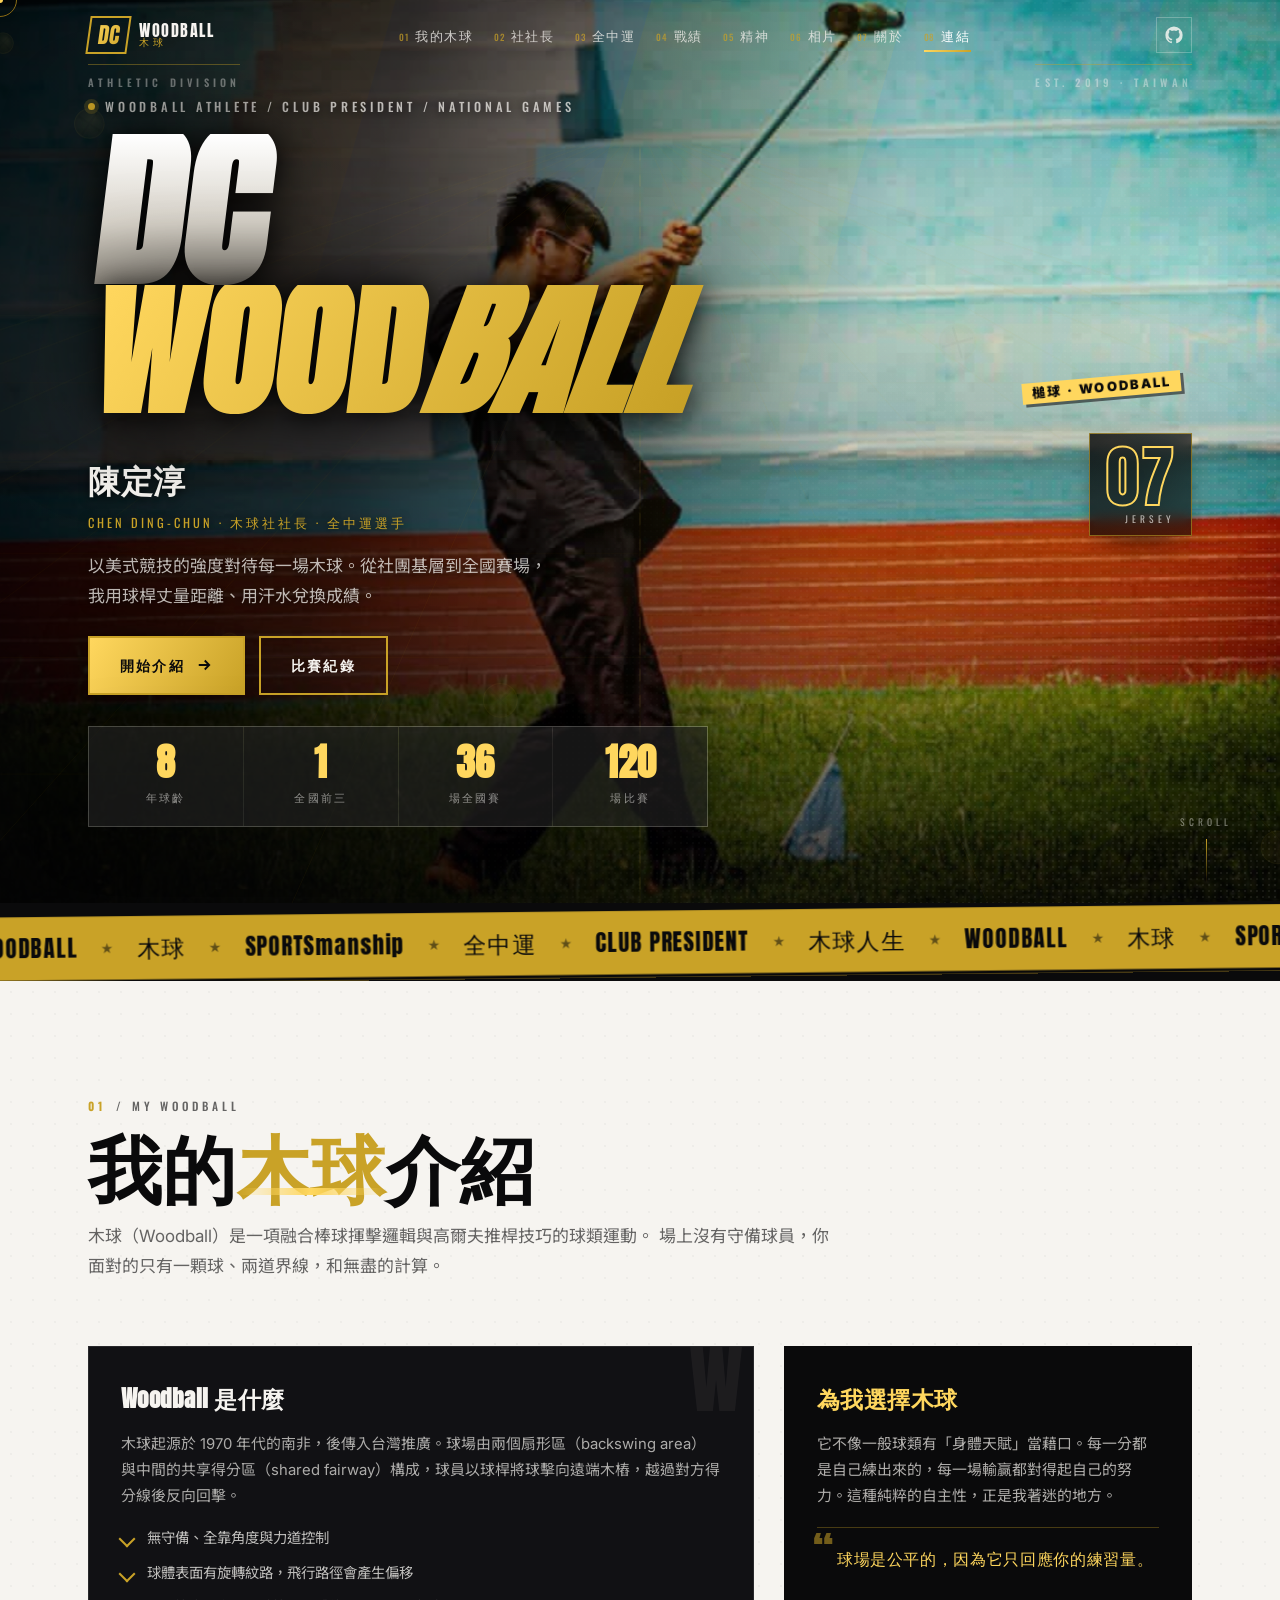
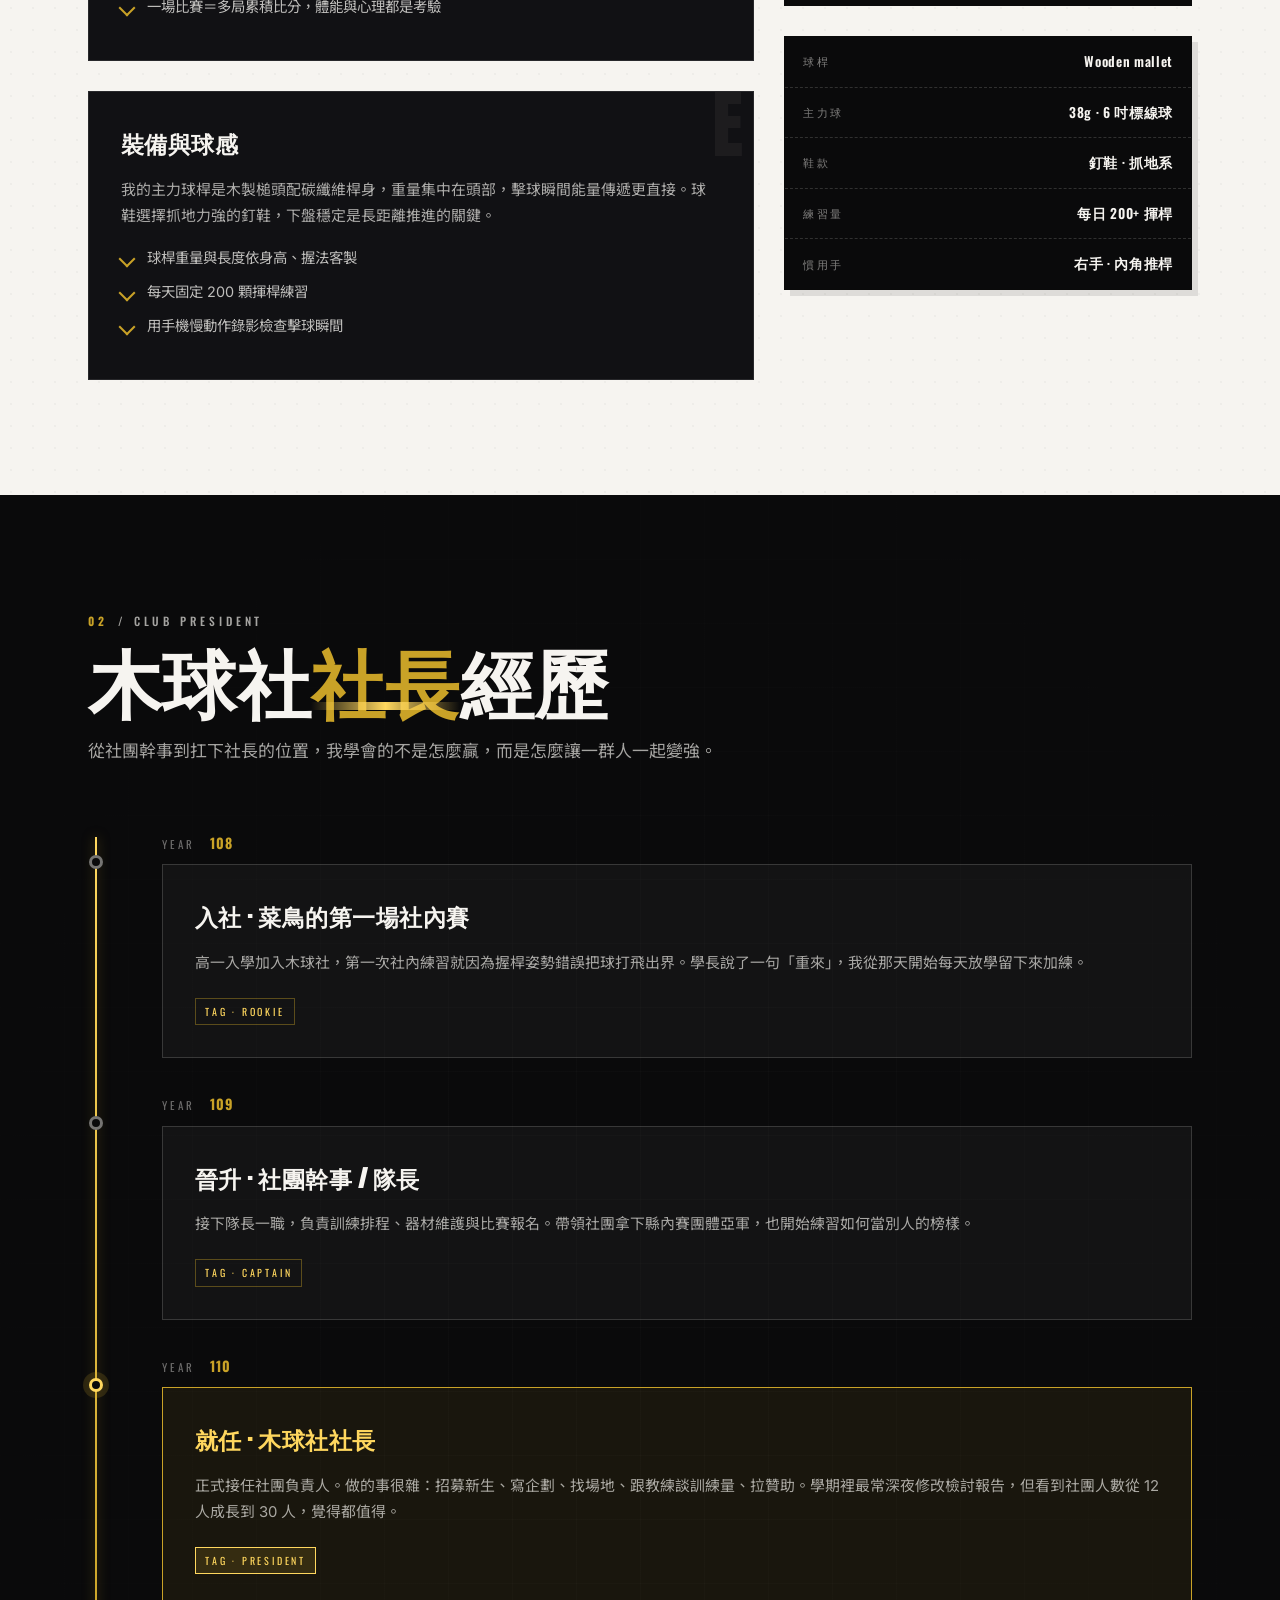
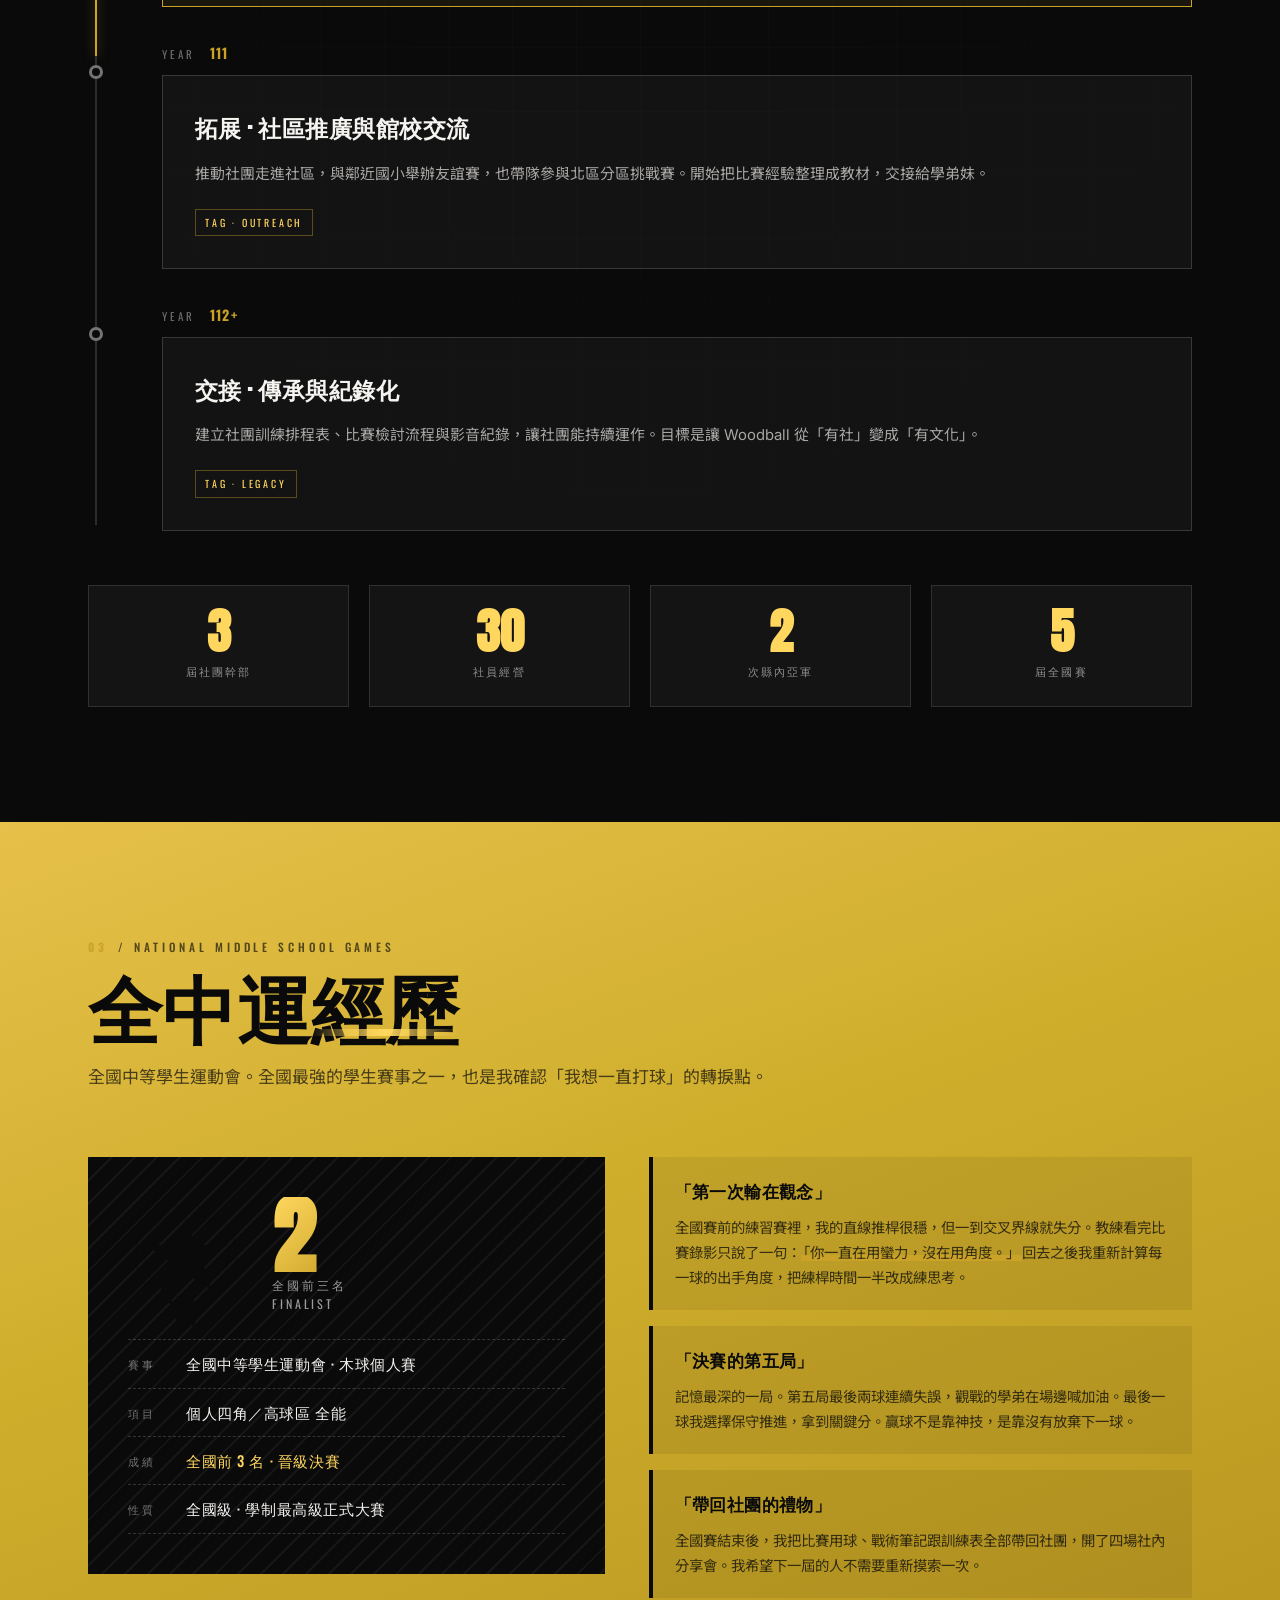
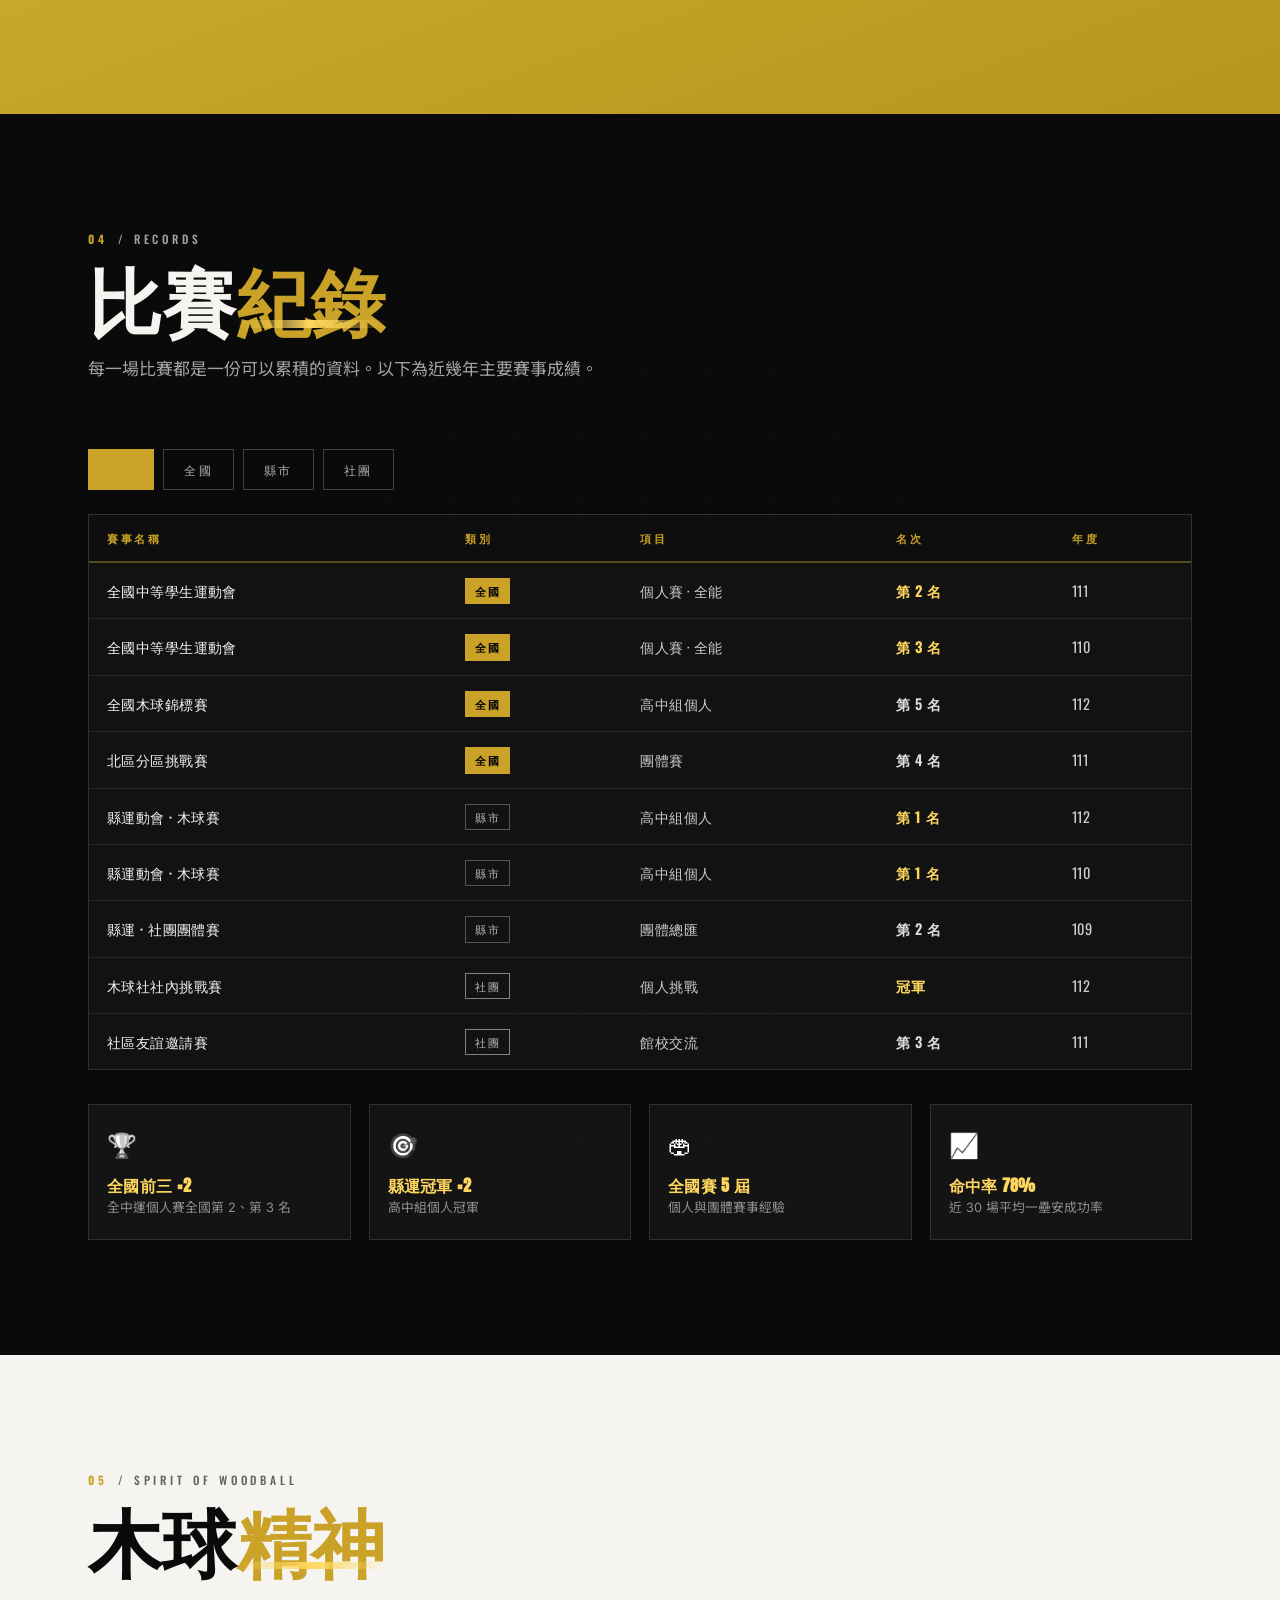
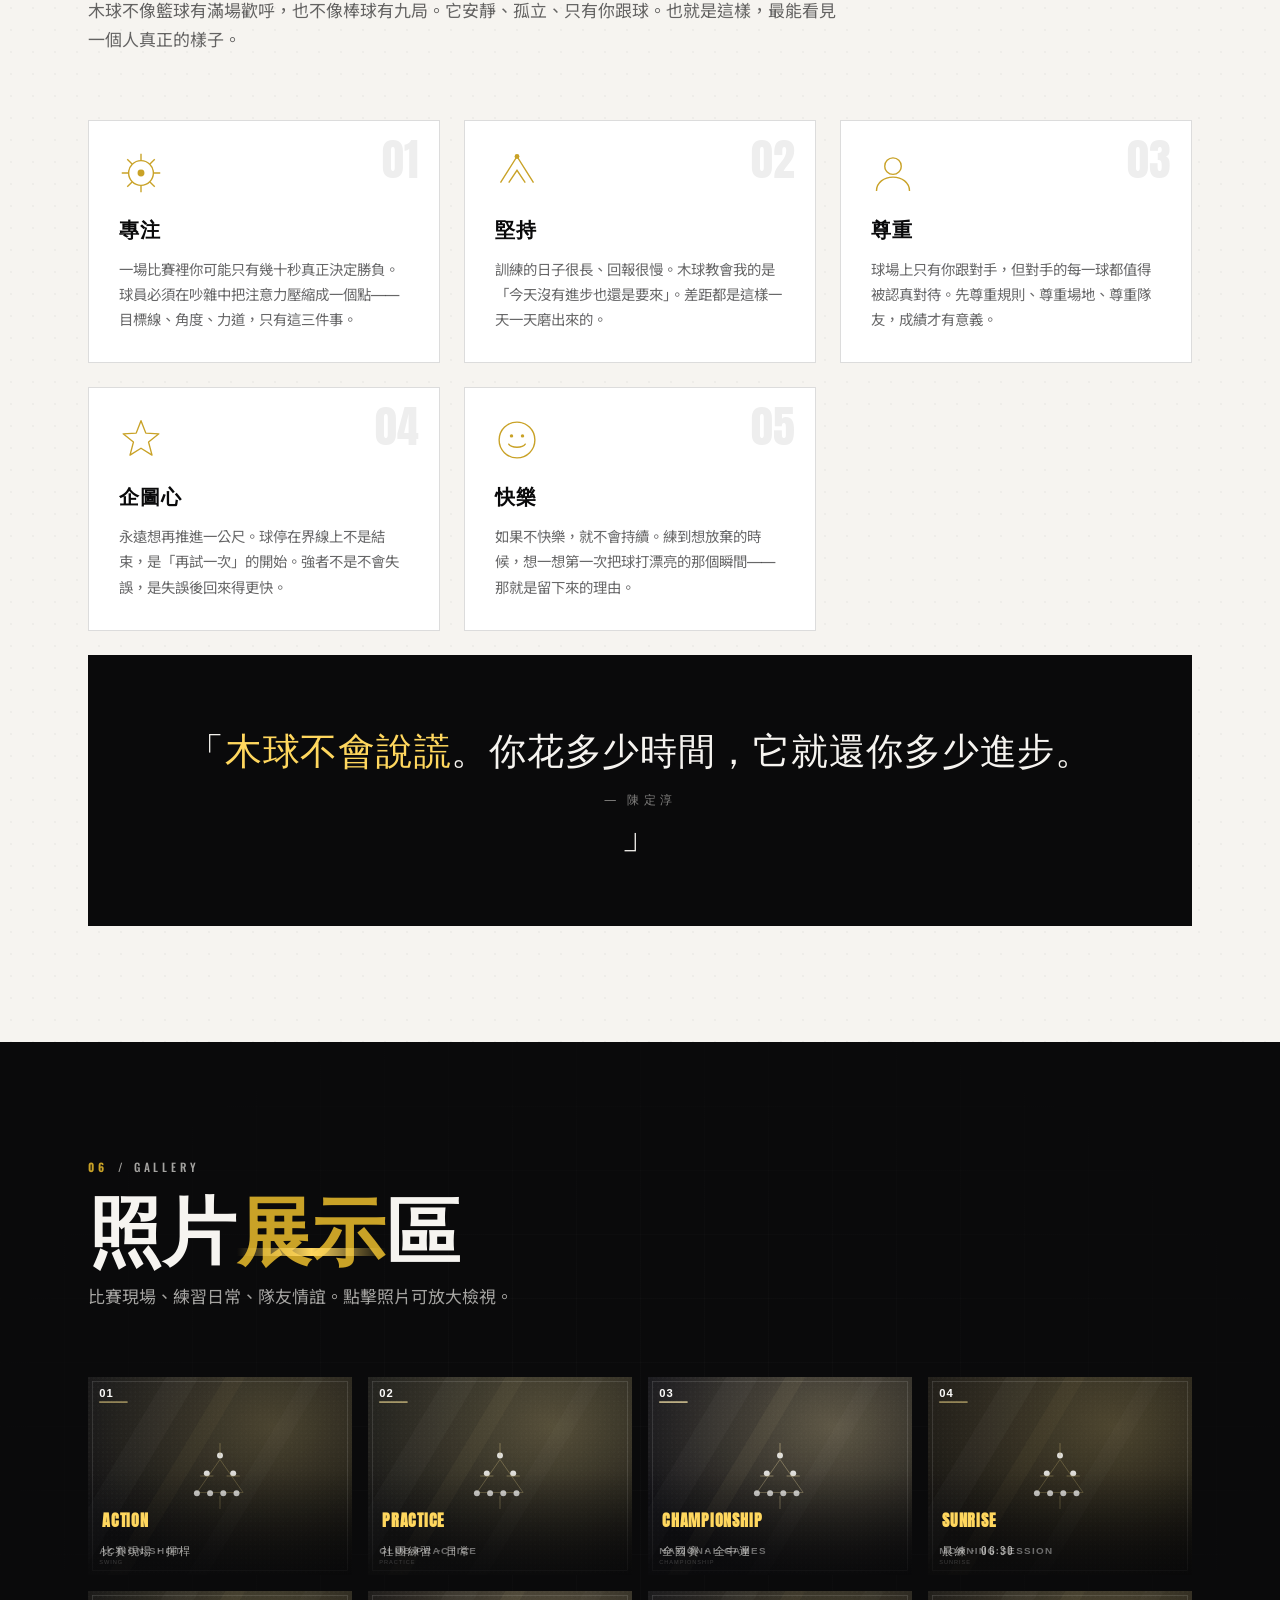
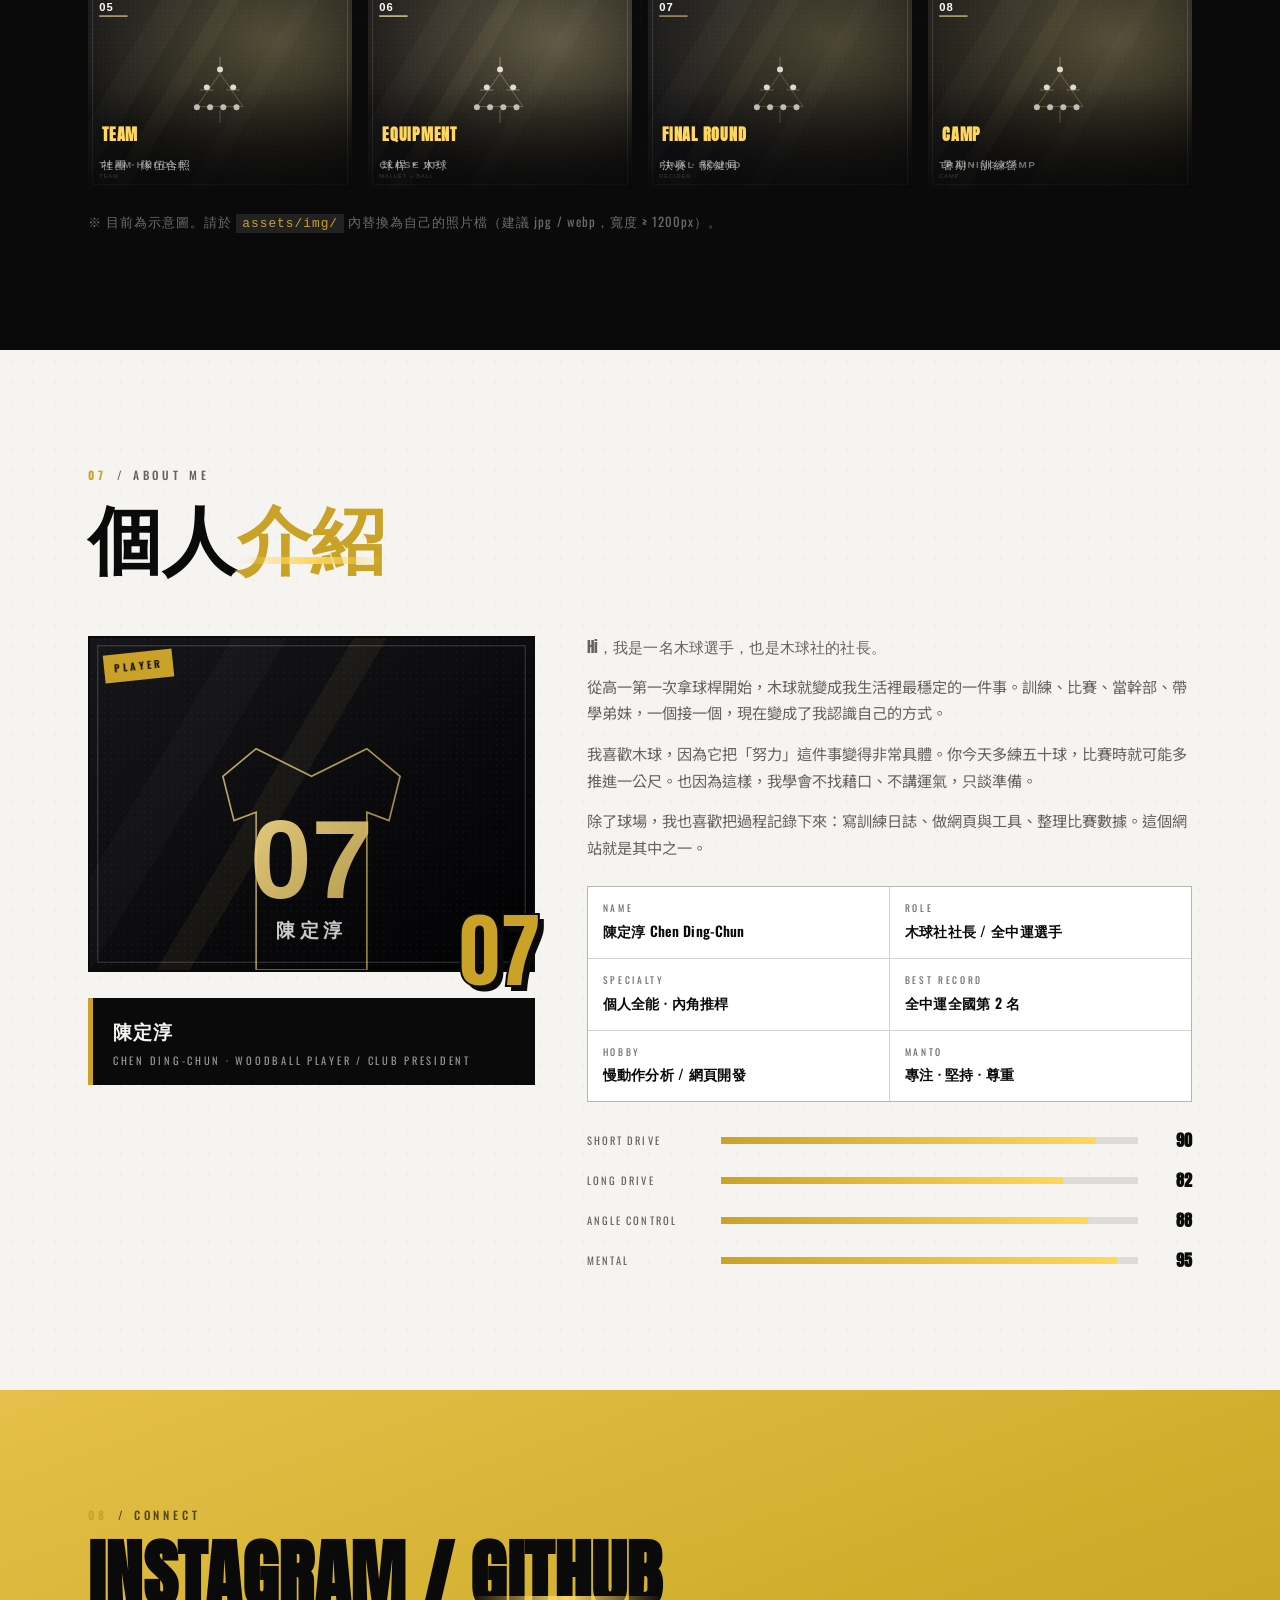
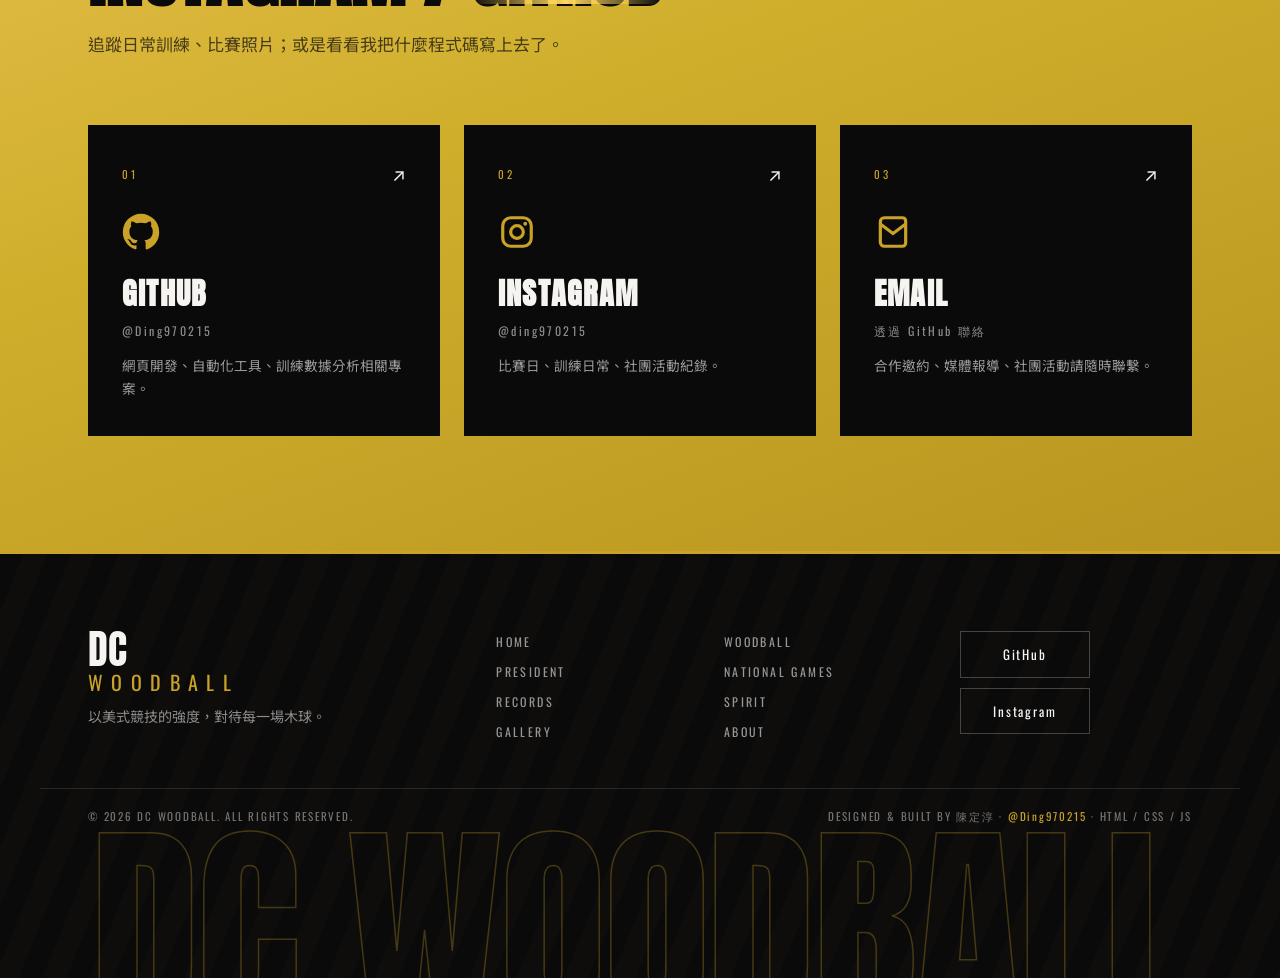
<file: index.html>
<!DOCTYPE html>
<html lang="zh-Hant" class="no-js">
<head>
<meta charset="UTF-8" />
<meta name="viewport" content="width=device-width, initial-scale=1.0, viewport-fit=cover" />
<title>DC WOODBALL｜木球個人網站</title>
<meta name="description" content="DC WOODBALL — 木球選手個人網站。木球社社長、全中運經歷、比賽紀錄與木球精神。American Athletic × Woodball。" />
<meta name="author" content="陳定淳 (Ding970215)" />
<meta name="theme-color" content="#0a0a0b" />

<!-- Open Graph / Social -->
<meta property="og:type" content="website" />
<meta property="og:title" content="DC WOODBALL｜木球個人網站" />
<meta property="og:description" content="木球社社長・全中運選手・比賽紀錄。美式競技 × 木球。" />
<meta property="og:image" content="assets/img/og-cover.svg" />
<meta name="twitter:card" content="summary_large_image" />
<meta name="twitter:title" content="DC WOODBALL｜木球個人網站" />
<meta name="twitter:image" content="assets/img/og-cover.svg" />

<link rel="icon" type="image/svg+xml" href="assets/img/favicon.svg" />
<link rel="apple-touch-icon" href="assets/img/favicon.svg" />

<!-- 首頁封面照片（LCP 優先載入） -->
<link rel="preload" as="image" href="assets/img/hero.jpg" fetchpriority="high" />

<!-- Fonts -->
<link rel="preconnect" href="https://fonts.googleapis.com" />
<link rel="preconnect" href="https://fonts.gstatic.com" crossorigin />
<link href="https://fonts.googleapis.com/css2?family=Anton&family=Oswald:wght@300;400;500;600;700&family=Inter:wght@300;400;500;600;700&family=Noto+Sans+TC:wght@400;500;700;900&display=swap" rel="stylesheet" />

<link rel="stylesheet" href="assets/css/style.css" />
</head>
<body>

<!-- ============ LOADER ============ -->
<div class="loader" id="loader" aria-hidden="true">
  <div class="loader__inner">
    <div class="loader__ball"><span class="loader__ball-x"></span></div>
    <div class="loader__logo">DC<span>WOODBALL</span></div>
    <div class="loader__bar"><i id="loaderBar"></i></div>
    <div class="loader__pct"><span id="loaderPct">0</span>%</div>
  </div>
</div>

<!-- ============ CURSOR (desktop) ============ -->
<div class="cursor" id="cursor" aria-hidden="true"></div>
<div class="cursor-ring" id="cursorRing" aria-hidden="true"></div>

<!-- ============ NAV ============ -->
<header class="nav" id="nav">
  <div class="nav__wrap">
    <a class="nav__brand" href="#home" aria-label="DC Woodball 首頁">
      <span class="nav__monogram">DC</span>
      <span class="nav__brand-txt">WOODBALL<em>木球</em></span>
    </a>

    <nav class="nav__links" id="navLinks" aria-label="主要選單">
      <a href="#woodball"><i>01</i>我的木球</a>
      <a href="#president"><i>02</i>社社長</a>
      <a href="#games"><i>03</i>全中運</a>
      <a href="#records"><i>04</i>戰績</a>
      <a href="#spirit"><i>05</i>精神</a>
      <a href="#gallery"><i>06</i>相片</a>
      <a href="#about"><i>07</i>關於</a>
      <a href="#links"><i>08</i>連結</a>
    </nav>

    <div class="nav__right">
      <a class="nav__gh" href="https://github.com/Ding970215" target="_blank" rel="noopener noreferrer" aria-label="GitHub">
        <svg viewBox="0 0 24 24" width="18" height="18" fill="currentColor" aria-hidden="true"><path d="M12 .5A11.5 11.5 0 0 0 .5 12a11.5 11.5 0 0 0 7.86 10.92c.58.1.79-.25.79-.56v-2c-3.2.7-3.88-1.38-3.88-1.38-.53-1.34-1.29-1.7-1.29-1.7-1.05-.72.08-.7.08-.7 1.16.08 1.77 1.19 1.77 1.19 1.03 1.77 2.7 1.26 3.36.96.1-.75.4-1.26.73-1.55-2.55-.29-5.24-1.28-5.24-5.7 0-1.26.45-2.29 1.19-3.1-.12-.29-.52-1.46.11-3.05 0 0 .97-.31 3.18 1.18a11 11 0 0 1 5.8 0c2.2-1.49 3.17-1.18 3.17-1.18.63 1.59.24 2.76.12 3.05.74.81 1.18 1.84 1.18 3.1 0 4.43-2.69 5.4-5.26 5.69.41.36.78 1.06.78 2.14v3.17c0 .31.21.67.8.56A11.5 11.5 0 0 0 23.5 12 11.5 11.5 0 0 0 12 .5Z"/></svg>
      </a>
      <button class="nav__toggle" id="navToggle" aria-label="開啟選單" aria-expanded="false" aria-controls="navLinks">
        <span></span><span></span><span></span>
      </button>
    </div>
  </div>
  <i class="nav__progress" id="navProgress"></i>
</header>

<main>

<!-- ============ 01 HERO ============ -->
<section class="hero" id="home">
  <div class="hero__bg" aria-hidden="true"></div>
  <canvas class="hero__canvas" id="heroCanvas" aria-hidden="true"></canvas>
  <div class="hero__halftone" aria-hidden="true" data-par="0.14"></div>
  <div class="hero__stripes" aria-hidden="true" data-par="0.07">
    <i></i><i></i><i></i><i></i><i></i>
  </div>

  <div class="hero__inner">
    <div class="hero__tape hero__tape--l">ATHLETIC DIVISION</div>
    <div class="hero__tape hero__tape--r">EST. 2019 · TAIWAN</div>

    <p class="hero__eyebrow" data-anim="fade-up">
      <span class="dot"></span>WOODBALL ATHLETE&nbsp;/&nbsp;CLUB PRESIDENT&nbsp;/&nbsp;NATIONAL GAMES
    </p>

    <h1 class="hero__title">
      <span class="line line--1" data-anim="clip"><span class="line__in">DC</span></span>
      <span class="line line--2" data-anim="clip"><span class="line__in">WOOD<em>BALL</em></span></span>
      <span class="hero__badge">槌球 · WOODBALL</span>
    </h1>

    <div class="hero__meta" data-anim="fade-up" data-delay="200">
      <div class="hero__name">
        <b>陳定淳</b>
        <span>CHEN DING-CHUN · 木球社社長 · 全中運選手</span>
      </div>
      <div class="hero__num" aria-hidden="true">
        <span>07</span>
        <small>JERSEY</small>
      </div>
    </div>

    <p class="hero__desc" data-anim="fade-up" data-delay="320">
      以美式競技的強度對待每一場木球。從社團基層到全國賽場，<br class="br-pc" />
      我用球桿丈量距離、用汗水兌換成績。
    </p>

    <div class="hero__cta" data-anim="fade-up" data-delay="440">
      <a href="#woodball" class="btn btn--gold" data-magnetic>
        <span>開始介紹</span>
        <svg viewBox="0 0 24 24" width="18" height="18" fill="none" stroke="currentColor" stroke-width="2.4" aria-hidden="true"><path d="M5 12h14M13 6l6 6-6 6"/></svg>
      </a>
      <a href="#records" class="btn btn--ghost" data-magnetic>
        <span>比賽紀錄</span>
      </a>
    </div>

    <div class="hero__stats" data-anim="fade-up" data-delay="560">
      <div class="hero__stat"><b data-count="8">0</b><span>年球齡</span></div>
      <div class="hero__stat"><b data-count="1">0</b><span>全國前三</span></div>
      <div class="hero__stat"><b data-count="36">0</b><span>場全國賽</span></div>
      <div class="hero__stat"><b data-count="120">0</b><span>場比賽</span></div>
    </div>
  </div>

  <a href="#woodball" class="hero__scroll" aria-label="往下捲動">
    <span class="hero__scroll-txt">SCROLL</span>
    <i class="hero__scroll-line"></i>
  </a>
</section>

<!-- ============ MARQUEE ============ -->
<div class="marquee" aria-hidden="true">
  <div class="marquee__track">
    <div class="marquee__grp">
      <span>WOODBALL</span><i>★</i><span>木球</span><i>★</i><span>SPORTSmanship</span><i>★</i>
      <span>全中運</span><i>★</i><span>CLUB PRESIDENT</span><i>★</i><span>木球人生</span><i>★</i>
    </div>
    <div class="marquee__grp">
      <span>WOODBALL</span><i>★</i><span>木球</span><i>★</i><span>SPORTSmanship</span><i>★</i>
      <span>全中運</span><i>★</i><span>CLUB PRESIDENT</span><i>★</i><span>木球人生</span><i>★</i>
    </div>
  </div>
</div>

<!-- ============ 02 我的木球介紹 ============ -->
<section class="sec sec--light" id="woodball">
  <div class="wrap">
    <header class="sec__head" data-anim="fade-up">
      <p class="sec__idx"><b>01</b> / MY WOODBALL</p>
      <h2 class="sec__title">我的<span class="hl">木球</span>介紹</h2>
      <p class="sec__lead">
        木球（Woodball）是一項融合棒球揮擊邏輯與高爾夫推桿技巧的球類運動。
        場上沒有守備球員，你面對的只有一顆球、兩道界線，和無盡的計算。
      </p>
    </header>

    <div class="wb">
      <div class="wb__main">
        <article class="card card--dark" data-anim="fade-up" data-tilt>
          <span class="card__no">W</span>
          <h3>Woodball 是什麼</h3>
          <p>木球起源於 1970 年代的南非，後傳入台灣推廣。球場由兩個扇形區（backswing area）與中間的共享得分區（shared fairway）構成，球員以球桿將球擊向遠端木樁，越過對方得分線後反向回擊。</p>
          <ul class="tick">
            <li>無守備、全靠角度與力道控制</li>
            <li>球體表面有旋轉紋路，飛行路徑會產生偏移</li>
            <li>一場比賽＝多局累積比分，體能與心理都是考驗</li>
          </ul>
        </article>

        <article class="card card--dark" data-anim="fade-up" data-delay="100" data-tilt>
          <span class="card__no">E</span>
          <h3>裝備與球感</h3>
          <p>我的主力球桿是木製槌頭配碳纖維桿身，重量集中在頭部，擊球瞬間能量傳遞更直接。球鞋選擇抓地力強的釘鞋，下盤穩定是長距離推進的關鍵。</p>
          <ul class="tick">
            <li>球桿重量與長度依身高、握法客製</li>
            <li>每天固定 200 顆揮桿練習</li>
            <li>用手機慢動作錄影檢查擊球瞬間</li>
          </ul>
        </article>
      </div>

      <aside class="wb__side">
        <div class="card card--gold" data-anim="fade-up" data-delay="60">
          <h3>為我選擇木球</h3>
          <p>它不像一般球類有「身體天賦」當藉口。每一分都是自己練出來的，每一場輸贏都對得起自己的努力。這種純粹的自主性，正是我著迷的地方。</p>
          <div class="wb__quote">
            <span class="wb__quote-mark">“</span>
            <p>球場是公平的，因為它只回應你的練習量。</p>
          </div>
        </div>

        <div class="gear" data-anim="fade-up" data-delay="140">
          <div class="gear__row"><span>球桿</span><b>Wooden mallet</b></div>
          <div class="gear__row"><span>主力球</span><b>38g · 6 吋標線球</b></div>
          <div class="gear__row"><span>鞋款</span><b>釘鞋 · 抓地系</b></div>
          <div class="gear__row"><span>練習量</span><b>每日 200+ 揮桿</b></div>
          <div class="gear__row"><span>慣用手</span><b>右手 · 內角推桿</b></div>
        </div>
      </aside>
    </div>
  </div>
</section>

<!-- ============ 03 木球社社長經歷 ============ -->
<section class="sec sec--dark" id="president">
  <div class="sec__mesh" aria-hidden="true"></div>
  <div class="wrap">
    <header class="sec__head sec__head--light" data-anim="fade-up">
      <p class="sec__idx"><b>02</b> / CLUB PRESIDENT</p>
      <h2 class="sec__title">木球社<span class="hl">社長</span>經歷</h2>
      <p class="sec__lead">從社團幹事到扛下社長的位置，我學會的不是怎麼贏，而是怎麼讓一群人一起變強。</p>
    </header>

    <div class="tl">
      <div class="tl__line" aria-hidden="true"><i class="tl__fill"></i></div>

      <div class="tl__item" data-anim="fade-up">
        <div class="tl__dot"></div>
        <div class="tl__yr"> YEAR <b>108</b></div>
        <div class="card card--outline">
          <h3>入社 · 菜鳥的第一場社內賽</h3>
          <p>高一入學加入木球社，第一次社內練習就因為握桿姿勢錯誤把球打飛出界。學長說了一句「重來」，我從那天開始每天放學留下來加練。</p>
          <span class="tl__tag">TAG · ROOKIE</span>
        </div>
      </div>

      <div class="tl__item" data-anim="fade-up">
        <div class="tl__dot"></div>
        <div class="tl__yr"> YEAR <b>109</b></div>
        <div class="card card--outline">
          <h3>晉升 · 社團幹事 / 隊長</h3>
          <p>接下隊長一職，負責訓練排程、器材維護與比賽報名。帶領社團拿下縣內賽團體亞軍，也開始練習如何當別人的榜樣。</p>
          <span class="tl__tag">TAG · CAPTAIN</span>
        </div>
      </div>

      <div class="tl__item" data-anim="fade-up">
        <div class="tl__dot tl__dot--gold"></div>
        <div class="tl__yr"> YEAR <b>110</b></div>
        <div class="card card--outline card--hl">
          <h3>就任 · 木球社社長</h3>
          <p>正式接任社團負責人。做的事很雜：招募新生、寫企劃、找場地、跟教練談訓練量、拉贊助。學期裡最常深夜修改檢討報告，但看到社團人數從 12 人成長到 30 人，覺得都值得。</p>
          <span class="tl__tag">TAG · PRESIDENT</span>
        </div>
      </div>

      <div class="tl__item" data-anim="fade-up">
        <div class="tl__dot"></div>
        <div class="tl__yr"> YEAR <b>111</b></div>
        <div class="card card--outline">
          <h3>拓展 · 社區推廣與館校交流</h3>
          <p>推動社團走進社區，與鄰近國小舉辦友誼賽，也帶隊參與北區分區挑戰賽。開始把比賽經驗整理成教材，交接給學弟妹。</p>
          <span class="tl__tag">TAG · OUTREACH</span>
        </div>
      </div>

      <div class="tl__item" data-anim="fade-up">
        <div class="tl__dot"></div>
        <div class="tl__yr"> YEAR <b>112+</b></div>
        <div class="card card--outline">
          <h3>交接 · 傳承與紀錄化</h3>
          <p>建立社團訓練排程表、比賽檢討流程與影音紀錄，讓社團能持續運作。目標是讓 Woodball 從「有社」變成「有文化」。</p>
          <span class="tl__tag">TAG · LEGACY</span>
        </div>
      </div>
    </div>

    <div class="pres-stats">
      <div class="pres-stat" data-anim="fade-up"><b data-count="3">0</b><span>屆社團幹部</span></div>
      <div class="pres-stat" data-anim="fade-up" data-delay="80"><b data-count="30">0</b><span>社員經營</span></div>
      <div class="pres-stat" data-anim="fade-up" data-delay="160"><b data-count="2">0</b><span>次縣內亞軍</span></div>
      <div class="pres-stat" data-anim="fade-up" data-delay="240"><b data-count="5">0</b><span>屆全國賽</span></div>
    </div>
  </div>
</section>

<!-- ============ 04 全中運經歷 ============ -->
<section class="sec sec--gold" id="games">
  <div class="wrap">
    <header class="sec__head sec__head--dark" data-anim="fade-up">
      <p class="sec__idx"><b>03</b> / NATIONAL MIDDLE SCHOOL GAMES</p>
      <h2 class="sec__title">全中運<span class="hl hl--ink">經歷</span></h2>
      <p class="sec__lead">全國中等學生運動會。全國最強的學生賽事之一，也是我確認「我想一直打球」的轉捩點。</p>
    </header>

    <div class="games">
      <div class="games__hero" data-anim="fade-up" data-tilt>
        <div class="games__medal">
          <div class="medal">
            <svg viewBox="0 0 120 120" aria-hidden="true">
              <circle cx="60" cy="60" r="52" fill="none" stroke="#0a0a0b" stroke-width="2" opacity=".3"/>
              <circle cx="60" cy="60" r="44" fill="none" stroke="#0a0a0b" stroke-width="1" opacity=".25"/>
              <path d="M60 22 L70 50 L100 50 L77 67 L86 96 L60 79 L34 96 L43 67 L20 50 L50 50 Z" fill="#0a0a0b"/>
            </svg>
            <span class="medal__ribbon"></span>
          </div>
          <div class="games__medal-txt">
            <b data-count="2">0</b>
            <p>全國前三名<br />FINALIST</p>
          </div>
        </div>
        <ul class="games__list">
          <li><span>賽事</span><b>全國中等學生運動會 · 木球個人賽</b></li>
          <li><span>項目</span><b>個人四角／高球區 全能</b></li>
          <li><span>成績</span><b class="gold-ink">全國前 3 名 · 晉級決賽</b></li>
          <li><span>性質</span><b>全國級 · 學制最高級正式大賽</b></li>
        </ul>
      </div>

      <div class="games__story">
        <article class="note" data-anim="fade-up">
          <h3>「第一次輸在觀念」</h3>
          <p>全國賽前的練習賽裡，我的直線推桿很穩，但一到交叉界線就失分。教練看完比賽錄影只說了一句：<em>「你一直在用蠻力，沒在用角度。」</em>回去之後我重新計算每一球的出手角度，把練桿時間一半改成練思考。</p>
        </article>
        <article class="note" data-anim="fade-up" data-delay="100">
          <h3>「決賽的第五局」</h3>
          <p>記憶最深的一局。第五局最後兩球連續失誤，觀戰的學弟在場邊喊加油。最後一球我選擇保守推進，拿到關鍵分。贏球不是靠神技，是靠沒有放棄下一球。</p>
        </article>
        <article class="note" data-anim="fade-up" data-delay="200">
          <h3>「帶回社團的禮物」</h3>
          <p>全國賽結束後，我把比賽用球、戰術筆記跟訓練表全部帶回社團，開了四場社內分享會。我希望下一屆的人不需要重新摸索一次。</p>
        </article>
      </div>
    </div>
  </div>
</section>

<!-- ============ 05 比賽紀錄 ============ -->
<section class="sec sec--dark sec--pad" id="records">
  <div class="sec__mesh" aria-hidden="true"></div>
  <div class="wrap">
    <header class="sec__head sec__head--light" data-anim="fade-up">
      <p class="sec__idx"><b>04</b> / RECORDS</p>
      <h2 class="sec__title">比賽<span class="hl">紀錄</span></h2>
      <p class="sec__lead">每一場比賽都是一份可以累積的資料。以下為近幾年主要賽事成績。</p>
    </header>

    <div class="filter" data-anim="fade-up" role="tablist" aria-label="賽事篩選">
      <button class="filter__btn is-on" data-filter="all" role="tab" aria-selected="true">ALL</button>
      <button class="filter__btn" data-filter="national" role="tab" aria-selected="false">全國</button>
      <button class="filter__btn" data-filter="county" role="tab" aria-selected="false">縣市</button>
      <button class="filter__btn" data-filter="club" role="tab" aria-selected="false">社團</button>
    </div>

    <div class="tbl-wrap" data-anim="fade-up">
      <table class="tbl" id="recTable">
        <caption class="sr-only">比賽紀錄列表</caption>
        <thead>
          <tr>
            <th scope="col">賽事名稱</th>
            <th scope="col">類別</th>
            <th scope="col">項目</th>
            <th scope="col">名次</th>
            <th scope="col">年度</th>
          </tr>
        </thead>
        <tbody>
          <tr data-cat="national"><td>全國中等學生運動會</td><td><span class="pill pill--gold">全國</span></td><td>個人賽 · 全能</td><td><b class="rank rank--top">第 2 名</b></td><td>111</td></tr>
          <tr data-cat="national"><td>全國中等學生運動會</td><td><span class="pill pill--gold">全國</span></td><td>個人賽 · 全能</td><td><b class="rank rank--top">第 3 名</b></td><td>110</td></tr>
          <tr data-cat="national"><td>全國木球錦標賽</td><td><span class="pill pill--gold">全國</span></td><td>高中組個人</td><td><b class="rank">第 5 名</b></td><td>112</td></tr>
          <tr data-cat="national"><td>北區分區挑戰賽</td><td><span class="pill pill--gold">全國</span></td><td>團體賽</td><td><b class="rank">第 4 名</b></td><td>111</td></tr>
          <tr data-cat="county"><td>縣運動會 · 木球賽</td><td><span class="pill">縣市</span></td><td>高中組個人</td><td><b class="rank rank--top">第 1 名</b></td><td>112</td></tr>
          <tr data-cat="county"><td>縣運動會 · 木球賽</td><td><span class="pill">縣市</span></td><td>高中組個人</td><td><b class="rank rank--top">第 1 名</b></td><td>110</td></tr>
          <tr data-cat="county"><td>縣運 · 社團團體賽</td><td><span class="pill">縣市</span></td><td>團體總匯</td><td><b class="rank">第 2 名</b></td><td>109</td></tr>
          <tr data-cat="club"><td>木球社社內挑戰賽</td><td><span class="pill pill--dark">社團</span></td><td>個人挑戰</td><td><b class="rank rank--top">冠軍</b></td><td>112</td></tr>
          <tr data-cat="club"><td>社區友誼邀請賽</td><td><span class="pill pill--dark">社團</span></td><td>館校交流</td><td><b class="rank">第 3 名</b></td><td>111</td></tr>
        </tbody>
      </table>
      <p class="tbl__empty" id="tblEmpty" hidden>此分類目前沒有紀錄。</p>
    </div>

    <div class="rec-cards">
      <div class="rc" data-anim="fade-up">
        <span class="rc__ico">🏆</span><b>全國前三 ×2</b><p>全中運個人賽全國第 2、第 3 名</p>
      </div>
      <div class="rc" data-anim="fade-up" data-delay="80">
        <span class="rc__ico">🎯</span><b>縣運冠軍 ×2</b><p>高中組個人冠軍</p>
      </div>
      <div class="rc" data-anim="fade-up" data-delay="160">
        <span class="rc__ico">🏟</span><b>全國賽 5 屆</b><p>個人與團體賽事經驗</p>
      </div>
      <div class="rc" data-anim="fade-up" data-delay="240">
        <span class="rc__ico">📈</span><b>命中率 78%</b><p>近 30 場平均一壘安成功率</p>
      </div>
    </div>
  </div>
</section>

<!-- ============ 06 木球精神 ============ -->
<section class="sec sec--light" id="spirit">
  <div class="wrap">
    <header class="sec__head" data-anim="fade-up">
      <p class="sec__idx"><b>05</b> / SPIRIT OF WOODBALL</p>
      <h2 class="sec__title">木球<span class="hl">精神</span></h2>
      <p class="sec__lead">木球不像籃球有滿場歡呼，也不像棒球有九局。它安靜、孤立、只有你跟球。也就是這樣，最能看見一個人真正的樣子。</p>
    </header>

    <div class="pillars">
      <article class="pillar" data-anim="fade-up" data-tilt>
        <span class="pillar__no">01</span>
        <div class="pillar__ico" aria-hidden="true">
          <svg viewBox="0 0 64 64"><circle cx="32" cy="32" r="18" fill="none" stroke="currentColor" stroke-width="2"/><circle cx="32" cy="32" r="5" fill="currentColor"/><path d="M32 4v10M32 50v10M4 32h10M50 32h10M12 12l7 7M45 45l7 7M52 12l-7 7M19 45l-7 7" stroke="currentColor" stroke-width="2"/></svg>
        </div>
        <h3>專注</h3>
        <p>一場比賽裡你可能只有幾十秒真正決定勝負。球員必須在吵雜中把注意力壓縮成一個點——目標線、角度、力道，只有這三件事。</p>
      </article>

      <article class="pillar" data-anim="fade-up" data-delay="80" data-tilt>
        <span class="pillar__no">02</span>
        <div class="pillar__ico" aria-hidden="true">
          <svg viewBox="0 0 64 64"><path d="M8 46 L32 8 L56 46" fill="none" stroke="currentColor" stroke-width="2"/><path d="M20 46 L32 28 L44 46" fill="none" stroke="currentColor" stroke-width="2"/><circle cx="32" cy="8" r="3.5" fill="currentColor"/></svg>
        </div>
        <h3>堅持</h3>
        <p>訓練的日子很長、回報很慢。木球教會我的是「今天沒有進步也還是要來」。差距都是這樣一天一天磨出來的。</p>
      </article>

      <article class="pillar" data-anim="fade-up" data-delay="160" data-tilt>
        <span class="pillar__no">03</span>
        <div class="pillar__ico" aria-hidden="true">
          <svg viewBox="0 0 64 64"><circle cx="32" cy="22" r="12" fill="none" stroke="currentColor" stroke-width="2"/><path d="M8 58c0-12 11-20 24-20s24 8 24 20" fill="none" stroke="currentColor" stroke-width="2"/></svg>
        </div>
        <h3>尊重</h3>
        <p>球場上只有你跟對手，但對手的每一球都值得被認真對待。先尊重規則、尊重場地、尊重隊友，成績才有意義。</p>
      </article>

      <article class="pillar" data-anim="fade-up" data-delay="240" data-tilt>
        <span class="pillar__no">04</span>
        <div class="pillar__ico" aria-hidden="true">
          <svg viewBox="0 0 64 64"><path d="M32 4l7 18 19 1-15 12 5 19-16-10-16 10 5-19L6 23l19-1z" fill="none" stroke="currentColor" stroke-width="2" stroke-linejoin="round"/></svg>
        </div>
        <h3>企圖心</h3>
        <p>永遠想再推進一公尺。球停在界線上不是結束，是「再試一次」的開始。強者不是不會失誤，是失誤後回來得更快。</p>
      </article>

      <article class="pillar" data-anim="fade-up" data-delay="320" data-tilt>
        <span class="pillar__no">05</span>
        <div class="pillar__ico" aria-hidden="true">
          <svg viewBox="0 0 64 64"><circle cx="32" cy="32" r="26" fill="none" stroke="currentColor" stroke-width="2"/><path d="M20 38c4 6 20 6 24 0" fill="none" stroke="currentColor" stroke-width="2" stroke-linecap="round"/><circle cx="24" cy="26" r="2.5" fill="currentColor"/><circle cx="40" cy="26" r="2.5" fill="currentColor"/></svg>
        </div>
        <h3>快樂</h3>
        <p>如果不快樂，就不會持續。練到想放棄的時候，想一想第一次把球打漂亮的那個瞬間——那就是留下來的理由。</p>
      </article>

      <article class="pillar pillar--wide" data-anim="fade-up" data-delay="400">
        <blockquote>
          「<span>木球不會說謊</span>。你花多少時間，它就還你多少進步。<br />
          <cite>— 陳定淳</cite>」
        </blockquote>
      </article>
    </div>
  </div>
</section>

<!-- ============ 07 照片展示區 ============ -->
<section class="sec sec--dark sec--pad" id="gallery">
  <div class="sec__mesh" aria-hidden="true"></div>
  <div class="wrap">
    <header class="sec__head sec__head--light" data-anim="fade-up">
      <p class="sec__idx"><b>06</b> / GALLERY</p>
      <h2 class="sec__title">照片<span class="hl">展示</span>區</h2>
      <p class="sec__lead">比賽現場、練習日常、隊友情誼。點擊照片可放大檢視。</p>
    </header>

    <div class="gal">
      <figure class="gal__item" data-anim="fade-up" data-zoom>
        <img src="assets/img/photo-01.svg" alt="比賽揮桿瞬間" loading="lazy" width="800" height="600" />
        <figcaption><b>ACTION</b><span>比賽現場 · 揮桿</span></figcaption>
      </figure>
      <figure class="gal__item" data-anim="fade-up" data-delay="60" data-zoom>
        <img src="assets/img/photo-02.svg" alt="社團練習" loading="lazy" width="800" height="600" />
        <figcaption><b>PRACTICE</b><span>社團練習 · 日常</span></figcaption>
      </figure>
      <figure class="gal__item" data-anim="fade-up" data-delay="120" data-zoom>
        <img src="assets/img/photo-03.svg" alt="全國賽事" loading="lazy" width="800" height="600" />
        <figcaption><b>CHAMPIONSHIP</b><span>全國賽 · 全中運</span></figcaption>
      </figure>
      <figure class="gal__item" data-anim="fade-up" data-delay="180" data-zoom>
        <img src="assets/img/photo-04.svg" alt="晨練" loading="lazy" width="800" height="600" />
        <figcaption><b>SUNRISE</b><span>晨練 · 06:30</span></figcaption>
      </figure>
      <figure class="gal__item" data-anim="fade-up" data-delay="240" data-zoom>
        <img src="assets/img/photo-05.svg" alt="隊伍合照" loading="lazy" width="800" height="600" />
        <figcaption><b>TEAM</b><span>社團 · 隊伍合照</span></figcaption>
      </figure>
      <figure class="gal__item" data-anim="fade-up" data-delay="300" data-zoom>
        <img src="assets/img/photo-06.svg" alt="球桿與球特寫" loading="lazy" width="800" height="600" />
        <figcaption><b>EQUIPMENT</b><span>球桿 × 木球</span></figcaption>
      </figure>
      <figure class="gal__item" data-anim="fade-up" data-delay="360" data-zoom>
        <img src="assets/img/photo-07.svg" alt="決賽畫面" loading="lazy" width="800" height="600" />
        <figcaption><b>FINAL ROUND</b><span>決賽 · 關鍵局</span></figcaption>
      </figure>
      <figure class="gal__item" data-anim="fade-up" data-delay="420" data-zoom>
        <img src="assets/img/photo-08.svg" alt="訓練營" loading="lazy" width="800" height="600" />
        <figcaption><b>CAMP</b><span>暑期 · 訓練營</span></figcaption>
      </figure>
    </div>

    <p class="gal__hint" data-anim="fade-up">※ 目前為示意圖。請於 <code>assets/img/</code> 內替換為自己的照片檔（建議 jpg / webp，寬度 ≥ 1200px）。</p>
  </div>
</section>

<!-- ============ 08 個人介紹 ============ -->
<section class="sec sec--light" id="about">
  <div class="wrap">
    <header class="sec__head" data-anim="fade-up">
      <p class="sec__idx"><b>07</b> / ABOUT ME</p>
      <h2 class="sec__title">個人<span class="hl">介紹</span></h2>
    </header>

    <div class="me">
      <div class="me__pic" data-anim="fade-up" data-tilt>
        <div class="me__frame">
          <img src="assets/img/portrait.svg" alt="陳定淳 個人照" loading="lazy" width="800" height="600" />
          <div class="me__tape">PLAYER</div>
          <div class="me__num">07</div>
        </div>
        <div class="me__nameplate">
          <b>陳定淳</b>
          <span>CHEN DING-CHUN · WOODBALL PLAYER / CLUB PRESIDENT</span>
        </div>
      </div>

      <div class="me__body">
        <p class="me__lead" data-anim="fade-up">Hi，我是一名木球選手，也是木球社的社長。</p>
        <p data-anim="fade-up" data-delay="60">
          從高一第一次拿球桿開始，木球就變成我生活裡最穩定的一件事。訓練、比賽、當幹部、帶學弟妹，一個接一個，現在變成了我認識自己的方式。
        </p>
        <p data-anim="fade-up" data-delay="120">
          我喜歡木球，因為它把「努力」這件事變得非常具體。你今天多練五十球，比賽時就可能多推進一公尺。也因為這樣，我學會不找藉口、不講運氣，只談準備。
        </p>
        <p data-anim="fade-up" data-delay="180">
          除了球場，我也喜歡把過程記錄下來：寫訓練日誌、做網頁與工具、整理比賽數據。這個網站就是其中之一。
        </p>

        <ul class="me__facts" data-anim="fade-up" data-delay="240">
          <li><span>NAME</span><b>陳定淳 Chen Ding-Chun</b></li>
          <li><span>ROLE</span><b>木球社社長 / 全中運選手</b></li>
          <li><span>SPECIALTY</span><b>個人全能 · 內角推桿</b></li>
          <li><span>BEST RECORD</span><b>全中運全國第 2 名</b></li>
          <li><span>HOBBY</span><b>慢動作分析 / 網頁開發</b></li>
          <li><span>MANTO</span><b>專注 · 堅持 · 尊重</b></li>
        </ul>

        <div class="me__skills" data-anim="fade-up" data-delay="300">
          <div class="skill"><span>SHORT DRIVE</span><div class="bar"><i data-bar="90"></i></div><b>90</b></div>
          <div class="skill"><span>LONG DRIVE</span><div class="bar"><i data-bar="82"></i></div><b>82</b></div>
          <div class="skill"><span>ANGLE CONTROL</span><div class="bar"><i data-bar="88"></i></div><b>88</b></div>
          <div class="skill"><span>MENTAL</span><div class="bar"><i data-bar="95"></i></div><b>95</b></div>
        </div>
      </div>
    </div>
  </div>
</section>

<!-- ============ 09 社群連結 ============ -->
<section class="sec sec--gold sec--pad" id="links">
  <div class="wrap">
    <header class="sec__head sec__head--dark" data-anim="fade-up">
      <p class="sec__idx"><b>08</b> / CONNECT</p>
      <h2 class="sec__title">INSTAGRAM / <span class="hl hl--ink">GITHUB</span></h2>
      <p class="sec__lead">追蹤日常訓練、比賽照片；或是看看我把什麼程式碼寫上去了。</p>
    </header>

    <div class="soc">
      <a class="soc__card" href="https://github.com/Ding970215" target="_blank" rel="noopener noreferrer" data-anim="fade-up" data-magnetic>
        <div class="soc__top"><span>01</span><i class="soc__arrow" aria-hidden="true">↗</i></div>
        <svg class="soc__ico" viewBox="0 0 24 24" fill="currentColor" aria-hidden="true"><path d="M12 .5A11.5 11.5 0 0 0 .5 12a11.5 11.5 0 0 0 7.86 10.92c.58.1.79-.25.79-.56v-2c-3.2.7-3.88-1.38-3.88-1.38-.53-1.34-1.29-1.7-1.29-1.7-1.05-.72.08-.7.08-.7 1.16.08 1.77 1.19 1.77 1.19 1.03 1.77 2.7 1.26 3.36.96.1-.75.4-1.26.73-1.55-2.55-.29-5.24-1.28-5.24-5.7 0-1.26.45-2.29 1.19-3.1-.12-.29-.52-1.46.11-3.05 0 0 .97-.31 3.18 1.18a11 11 0 0 1 5.8 0c2.2-1.49 3.17-1.18 3.17-1.18.63 1.59.24 2.76.12 3.05.74.81 1.18 1.84 1.18 3.1 0 4.43-2.69 5.4-5.26 5.69.41.36.78 1.06.78 2.14v3.17c0 .31.21.67.8.56A11.5 11.5 0 0 0 23.5 12 11.5 11.5 0 0 0 12 .5Z"/></svg>
        <b>GITHUB</b>
        <span>@Ding970215</span>
        <p>網頁開發、自動化工具、訓練數據分析相關專案。</p>
      </a>

      <a class="soc__card" href="https://www.instagram.com/ding970215" target="_blank" rel="noopener noreferrer" data-anim="fade-up" data-delay="100" data-magnetic>
        <div class="soc__top"><span>02</span><i class="soc__arrow" aria-hidden="true">↗</i></div>
        <svg class="soc__ico" viewBox="0 0 24 24" fill="none" stroke="currentColor" stroke-width="2" aria-hidden="true"><rect x="3" y="3" width="18" height="18" rx="5"/><circle cx="12" cy="12" r="4"/><circle cx="17.2" cy="6.8" r="1.2" fill="currentColor" stroke="none"/></svg>
        <b>INSTAGRAM</b>
        <span>@ding970215</span>
        <p>比賽日、訓練日常、社團活動紀錄。</p>
      </a>

      <a class="soc__card" href="https://github.com/Ding970215" target="_blank" rel="noopener noreferrer" data-anim="fade-up" data-delay="200" data-magnetic>
        <div class="soc__top"><span>03</span><i class="soc__arrow" aria-hidden="true">↗</i></div>
        <svg class="soc__ico" viewBox="0 0 24 24" fill="none" stroke="currentColor" stroke-width="2" aria-hidden="true"><path d="M4 5.5A2.5 2.5 0 0 1 6.5 3H18a2 2 0 0 1 2 2v14a2 2 0 0 1-2 2H6.5A2.5 2.5 0 0 1 4 18.5Z"/><path d="M4 7l8 6 8-6"/></svg>
        <b>EMAIL</b>
        <span>透過 GitHub 聯絡</span>
        <p>合作邀約、媒體報導、社團活動請隨時聯繫。</p>
      </a>
    </div>
  </div>
</section>

</main>

<!-- ============ 10 FOOTER ============ -->
<footer class="footer">
  <div class="footer__stripes" aria-hidden="true"></div>
  <div class="wrap footer__wrap">
    <div class="footer__brand">
      <div class="footer__logo">DC<span>WOODBALL</span></div>
      <p>以美式競技的強度，對待每一場木球。</p>
    </div>

    <nav class="footer__nav" aria-label="頁尾選單">
      <a href="#home">HOME</a>
      <a href="#woodball">WOODBALL</a>
      <a href="#president">PRESIDENT</a>
      <a href="#games">NATIONAL GAMES</a>
      <a href="#records">RECORDS</a>
      <a href="#spirit">SPIRIT</a>
      <a href="#gallery">GALLERY</a>
      <a href="#about">ABOUT</a>
    </nav>

    <div class="footer__social">
      <a href="https://github.com/Ding970215" target="_blank" rel="noopener noreferrer">GitHub</a>
      <a href="https://www.instagram.com/ding970215" target="_blank" rel="noopener noreferrer">Instagram</a>
    </div>
  </div>

  <div class="wrap footer__bottom">
    <p>© <span id="year">2026</span> DC WOODBALL. ALL RIGHTS RESERVED.</p>
    <p class="footer__made">DESIGNED &amp; BUILT BY 陳定淳 · <a href="https://github.com/Ding970215" target="_blank" rel="noopener noreferrer">@Ding970215</a> · HTML / CSS / JS</p>
  </div>

  <div class="footer__big" aria-hidden="true">DC WOODBALL</div>
</footer>

<!-- lightbox -->
<div class="lb" id="lightbox" role="dialog" aria-modal="true" aria-label="照片檢視" hidden>
  <button class="lb__close" id="lbClose" aria-label="關閉">✕</button>
  <button class="lb__nav lb__nav--prev" id="lbPrev" aria-label="上一張">‹</button>
  <figure class="lb__fig">
    <img id="lbImg" alt="" decoding="async" />
    <figcaption id="lbCap"></figcaption>
  </figure>
  <button class="lb__nav lb__nav--next" id="lbNext" aria-label="下一張">›</button>
</div>

<button class="to-top" id="toTop" aria-label="回到頂端">↑<span>TOP</span></button>

<script src="assets/js/main.js"></script>
</body>
</html>
</file>
<file: assets/css/style.css>
/* =========================================================
   DC WOODBALL — style.css
   American Athletic × Woodball
   Black · White · Gold
   ========================================================= */

/* ---------- 1. TOKENS ---------- */
:root{
  --ink:#0a0a0b;
  --ink-2:#111114;
  --coal:#1a1a1f;
  --coal-2:#24242a;
  --paper:#f6f4f0;
  --paper-2:#eae6de;
  --white:#ffffff;
  --gold:#c9a227;
  --gold-2:#e0b83a;
  --gold-hot:#ffd75e;
  --ember:#d8451f;

  --txt:var(--ink);
  --txt-dim:rgba(10,10,11,.62);
  --txt-lite:rgba(246,244,240,.66);
  --line:rgba(10,10,11,.14);
  --line-lite:rgba(246,244,240,.16);

  --f-disp:'Anton','Oswald',Impact,'Arial Black',sans-serif;
  --f-cond:'Oswald','Arial Narrow',sans-serif;
  --f-body:'Inter','Noto Sans TC',-apple-system,BlinkMacSystemFont,'Segoe UI',sans-serif;

  --wrap:1200px;
  --gut:clamp(18px,4vw,48px);
  --sec-y:clamp(72px,9vw,132px);
  --ease:cubic-bezier(.2,.7,.25,1);
  --ease-out:cubic-bezier(.16,1,.3,1);
  --nav-h:70px;

  /* hero cover photo — swap this path to change the background image */
  --hero-img:url("../img/hero.jpg");
  --hero-pos:center 38%;
}

/* ---------- 2. RESET ---------- */
*,*::before,*::after{box-sizing:border-box;margin:0;padding:0}
html{-webkit-text-size-adjust:100%;scroll-behavior:smooth;scroll-padding-top:var(--nav-h)}
body{
  font-family:var(--f-body);
  background:var(--ink);
  color:var(--txt);
  line-height:1.75;
  overflow-x:hidden;
  -webkit-font-smoothing:antialiased;
  text-rendering:optimizeLegibility;
}
img,svg,canvas{display:block;max-width:100%}
img{height:auto}
a{color:inherit;text-decoration:none}
button{font:inherit;color:inherit;background:none;border:0;cursor:pointer}
ul{list-style:none}
table{border-collapse:collapse;width:100%}
::selection{background:var(--gold);color:var(--ink)}

.sr-only{position:absolute;width:1px;height:1px;padding:0;margin:-1px;overflow:hidden;clip:rect(0 0 0 0);white-space:nowrap;border:0}

.wrap{width:100%;max-width:var(--wrap);margin-inline:auto;padding-inline:var(--gut)}
.br-pc{display:block}

/* ---------- 3. LOADER ---------- */
.loader{
  position:fixed;inset:0;z-index:9999;
  background:var(--ink);
  display:grid;place-items:center;
  transition:opacity .6s var(--ease),visibility .6s;
}
.loader.is-done{opacity:0;visibility:hidden;pointer-events:none}
.loader__inner{display:grid;justify-items:center;gap:18px;width:min(300px,80vw);text-align:center}
.loader__ball{
  width:64px;height:64px;border-radius:50%;
  border:2px solid rgba(201,162,39,.35);
  border-top-color:var(--gold-hot);
  animation:spin 1s linear infinite;
  position:relative;
}
.loader__ball-x{
  position:absolute;inset:14px;
  background:
    linear-gradient(45deg,transparent 44%,var(--gold) 44%,var(--gold) 56%,transparent 56%),
    linear-gradient(-45deg,transparent 44%,var(--gold) 44%,var(--gold) 56%,transparent 56%);
  border-radius:50%;
}
.loader__logo{font-family:var(--f-disp);font-size:34px;letter-spacing:2px;color:var(--paper);line-height:1}
.loader__logo span{display:block;font-size:11px;letter-spacing:.55em;color:var(--gold);font-family:var(--f-cond);font-weight:500;margin-top:6px}
.loader__bar{width:100%;height:3px;background:rgba(246,244,240,.14);overflow:hidden}
.loader__bar i{display:block;height:100%;width:0;background:linear-gradient(90deg,var(--gold),var(--gold-hot))}
.loader__pct{font-family:var(--f-cond);font-size:12px;letter-spacing:.3em;color:rgba(246,244,240,.5)}
@keyframes spin{to{transform:rotate(360deg)}}

/* ---------- 4. CURSOR ---------- */
.cursor,.cursor-ring{
  position:fixed;top:0;left:0;z-index:9000;pointer-events:none;
  border-radius:50%;mix-blend-mode:difference;
  transform:translate(-50%,-50%);
}
.cursor{width:6px;height:6px;background:var(--gold-hot);transition:width .2s,height .2s,opacity .2s}
.cursor-ring{
  width:34px;height:34px;border:1px solid rgba(201,162,39,.7);
  transition:width .3s var(--ease),height .3s var(--ease),background .3s,opacity .3s;
}
body.cur-hover .cursor{width:16px;height:16px}
body.cur-hover .cursor-ring{width:62px;height:62px;background:rgba(201,162,39,.12)}
@media (hover:none),(pointer:coarse){.cursor,.cursor-ring{display:none!important}}

/* ---------- 5. NAV ---------- */
.nav{
  position:fixed;top:0;left:0;right:0;z-index:1000;height:var(--nav-h);
  transition:background .35s var(--ease),box-shadow .35s,backdrop-filter .35s;
}
.nav.is-stuck{
  background:rgba(10,10,11,.86);
  backdrop-filter:blur(14px) saturate(1.4);
  -webkit-backdrop-filter:blur(14px) saturate(1.4);
  box-shadow:0 1px 0 var(--line-lite),0 12px 30px -18px #000;
}
.nav__wrap{
  height:var(--nav-h);max-width:var(--wrap);margin-inline:auto;padding-inline:var(--gut);
  display:flex;align-items:center;gap:18px;justify-content:space-between;
}
.nav__brand{display:flex;align-items:center;gap:10px;flex:0 0 auto}
.nav__monogram{
  font-family:var(--f-disp);font-size:22px;line-height:1;
  background:linear-gradient(135deg,var(--gold-hot),var(--gold));
  -webkit-background-clip:text;background-clip:text;color:transparent;
  padding:6px 8px;border:2px solid var(--gold);
  transform:skewX(-8deg);
}
.nav__brand-txt{
  font-family:var(--f-disp);font-size:16px;letter-spacing:1.5px;color:var(--paper);
  display:grid;line-height:1.05;
}
.nav__brand-txt em{
  font-family:var(--f-cond);font-style:normal;font-size:9.5px;font-weight:400;
  letter-spacing:.42em;color:var(--gold);
}
.nav__links{display:flex;align-items:center;gap:clamp(10px,1.6vw,26px)}
.nav__links a{
  font-family:var(--f-cond);font-size:13px;font-weight:500;letter-spacing:.12em;
  color:rgba(246,244,240,.78);padding:8px 0;position:relative;
  transition:color .25s;white-space:nowrap;
}
.nav__links a i{font-style:normal;font-size:9px;color:var(--gold);margin-right:6px;opacity:.7;letter-spacing:.1em}
.nav__links a::after{
  content:'';position:absolute;left:0;right:100%;bottom:2px;height:2px;
  background:linear-gradient(90deg,var(--gold-hot),var(--gold));
  transition:right .35s var(--ease);
}
.nav__links a:hover,.nav__links a.is-active{color:var(--white)}
.nav__links a:hover::after,.nav__links a.is-active::after{right:0}
.nav__right{display:flex;align-items:center;gap:12px;flex:0 0 auto}
.nav__gh{
  width:36px;height:36px;display:grid;place-items:center;
  border:1.5px solid rgba(246,244,240,.28);color:rgba(246,244,240,.85);
  transition:.3s var(--ease);
}
.nav__gh:hover{background:var(--gold);border-color:var(--gold);color:var(--ink);transform:translateY(-2px)}
.nav__toggle{
  width:38px;height:38px;display:none;place-items:center;gap:5px;flex-direction:column;
  border:1.5px solid rgba(246,244,240,.28);
}
.nav__toggle span{display:block;width:17px;height:2px;background:var(--paper);transition:.3s var(--ease)}
.nav__toggle[aria-expanded="true"] span:nth-child(1){transform:translateY(7px) rotate(45deg)}
.nav__toggle[aria-expanded="true"] span:nth-child(2){opacity:0;transform:scaleX(0)}
.nav__toggle[aria-expanded="true"] span:nth-child(3){transform:translateY(-7px) rotate(-45deg)}
.nav__progress{position:absolute;left:0;bottom:0;height:2px;width:0;background:linear-gradient(90deg,var(--gold),var(--gold-hot));z-index:2}

body.nav-open{overflow:hidden}

/* ---------- 6. BUTTONS ---------- */
.btn{
  --bg:transparent;
  position:relative;display:inline-flex;align-items:center;gap:10px;
  font-family:var(--f-cond);font-size:14px;font-weight:600;letter-spacing:.16em;
  padding:15px 30px;border:2px solid var(--gold);color:var(--paper);
  overflow:hidden;isolation:isolate;will-change:transform;
  transition:color .3s var(--ease),border-color .3s;
}
.btn span{position:relative;z-index:2}
.btn svg{position:relative;z-index:2;transition:transform .35s var(--ease)}
.btn::before{
  content:'';position:absolute;inset:0;z-index:1;
  background:linear-gradient(120deg,var(--gold-hot),var(--gold));
  transform:translateY(101%);transition:transform .42s var(--ease-out);
}
.btn--gold{color:var(--ink);border-color:var(--gold)}
.btn--gold::before{transform:translateY(0)}
.btn--gold:hover::before{transform:translateY(0) scale(1.02)}
.btn--gold:hover{color:var(--ink)}
.btn:hover svg{transform:translateX(5px)}
.btn--ghost::before{transform:translateY(101%)}
.btn--ghost:hover::before{transform:translateY(0)}
.btn--ghost:hover{color:var(--ink)}

/* ---------- 7. SECTIONS ---------- */
.sec{position:relative;padding-block:var(--sec-y);overflow:hidden;scroll-margin-top:var(--nav-h)}
.sec--light{background:var(--paper);color:var(--txt)}
.sec--light::before{
  content:'';position:absolute;inset:0;pointer-events:none;
  background-image:radial-gradient(rgba(10,10,11,.055) 1px,transparent 1px);
  background-size:22px 22px;opacity:.6;
}
.sec--dark{background:var(--ink);color:var(--paper)}
.sec--gold{background:linear-gradient(160deg,#e6c04a 0%,#cfae2c 42%,#b8951f 100%);color:var(--ink)}
.sec--pad{padding-block:var(--sec-y)}
.sec__mesh{
  position:absolute;inset:0;pointer-events:none;opacity:.5;
  background-image:
    linear-gradient(rgba(246,244,240,.035) 1px,transparent 1px),
    linear-gradient(90deg,rgba(246,244,240,.035) 1px,transparent 1px);
  background-size:64px 64px;
  mask-image:radial-gradient(ellipse 80% 70% at 50% 40%,#000 20%,transparent 78%);
  -webkit-mask-image:radial-gradient(ellipse 80% 70% at 50% 40%,#000 20%,transparent 78%);
}
.sec > .wrap{position:relative;z-index:2}

.sec__head{max-width:840px;margin-bottom:clamp(38px,5vw,64px)}
.sec__idx{
  font-family:var(--f-cond);font-size:11.5px;font-weight:500;letter-spacing:.34em;
  color:var(--txt-dim);display:flex;align-items:center;gap:10px;margin-bottom:14px;
}
.sec__idx b{color:var(--gold);font-weight:700}
.sec__head--light .sec__idx{color:var(--txt-lite)}
.sec__head--dark .sec__idx{color:rgba(10,10,11,.66)}
.sec__title{
  font-family:var(--f-disp);font-size:clamp(2.4rem,7vw,4.6rem);
  line-height:.98;letter-spacing:.005em;text-transform:uppercase;
}
.sec__head--light .sec__title{color:var(--paper)}
.sec__head--dark .sec__title{color:var(--ink)}
.hl{color:var(--gold);position:relative;display:inline-block}
.hl--ink{color:var(--ink)}
.hl--ink::after{
  content:'';position:absolute;left:0;right:0;bottom:.1em;height:.1em;
  background:var(--gold-hot);
}
.hl::after{
  content:'';position:absolute;left:0;right:0;bottom:.1em;height:.1em;
  background:linear-gradient(90deg,transparent,var(--gold-hot),transparent);
  transform:scaleX(0);transform-origin:left;
  transition:transform .8s var(--ease-out) .3s;
}
.is-in .hl::after{transform:scaleX(1)}
.sec__lead{margin-top:20px;font-size:clamp(.94rem,1.6vw,1.06rem);color:var(--txt-dim);max-width:68ch}
.sec__head--light .sec__lead{color:var(--txt-lite)}
.sec__head--dark .sec__lead{color:rgba(10,10,11,.7)}

/* ---------- 8. HERO ---------- */
.hero{
  position:relative;isolation:isolate;min-height:100svh;display:flex;align-items:center;
  background:var(--ink);color:var(--paper);overflow:hidden;padding-block:calc(var(--nav-h) + 26px) 76px;
}

/* --- cover photo layer --- */
.hero__bg{
  position:absolute;inset:0;z-index:0;
  background-image:var(--hero-img);
  background-size:cover;
  background-position:var(--hero-pos);
  background-repeat:no-repeat;
  filter:grayscale(.1) contrast(1.06) brightness(1.02) saturate(1.14);
  transform:scale(1.06);
  animation:heroZoom 22s var(--ease) infinite alternate;
  will-change:transform;
}
@keyframes heroZoom{from{transform:scale(1.06) translate3d(0,0,0)}to{transform:scale(1.14) translate3d(-1.2%,-1%,0)}}

/* 輕量金色光暈：不壓暗照片，只讓右半部更亮更立體 */
.hero__bg::before{
  content:'';position:absolute;inset:0;
  background:
    radial-gradient(ellipse 78% 96% at 74% 34%,rgba(255,215,94,.20) 0%,rgba(255,215,94,0) 62%),
    linear-gradient(to top,rgba(10,10,11,.86) 0%,rgba(10,10,11,.30) 32%,rgba(10,10,11,0) 66%);
}
/* 只在左側文字區加暗、右側全亮，照片才會「清楚」 */
.hero__bg::after{
  content:'';position:absolute;inset:0;
  background:linear-gradient(100deg,rgba(10,10,11,.90) 0%,rgba(10,10,11,.74) 30%,rgba(10,10,11,.10) 64%,rgba(10,10,11,0) 88%);
}

.hero__canvas{position:absolute;inset:0;z-index:1;width:100%;height:100%;opacity:.4}
.hero__halftone{
  position:absolute;inset:0;z-index:2;pointer-events:none;opacity:.16;
  background-image:radial-gradient(rgba(246,244,240,.5) 1px,transparent 1.4px);
  background-size:6px 6px;
  mask-image:linear-gradient(115deg,transparent 42%,#000 100%);
  -webkit-mask-image:linear-gradient(115deg,transparent 42%,#000 100%);
}
.hero__stripes{position:absolute;inset:0;z-index:2;pointer-events:none;display:flex;overflow:hidden;mix-blend-mode:overlay}
.hero__stripes i{
  flex:1;background:linear-gradient(200deg,rgba(201,162,39,.16),transparent 62%);
  transform:skewX(-16deg) translateX(4%);
}
.hero__stripes i:nth-child(even){background:linear-gradient(200deg,transparent 30%,rgba(246,244,240,.05))}
.hero__stripes i:nth-child(2){animation:stripe 14s var(--ease) infinite alternate}
.hero__stripes i:nth-child(4){animation:stripe 19s var(--ease) infinite alternate-reverse}
@keyframes stripe{from{opacity:.45}to{opacity:1}}

.hero__inner{position:relative;z-index:4;width:100%;max-width:var(--wrap);margin-inline:auto;padding-inline:var(--gut)}

.hero__tape{
  position:absolute;font-family:var(--f-cond);font-size:10.5px;font-weight:600;
  letter-spacing:.4em;color:rgba(246,244,240,.42);white-space:nowrap;
  border-top:1px solid rgba(201,162,39,.4);padding-top:8px;
}
.hero__tape--l{top:-32px;left:var(--gut)}
.hero__tape--r{top:-32px;right:var(--gut)}

.hero__eyebrow{
  font-family:var(--f-cond);font-size:clamp(10px,1.5vw,12.5px);font-weight:500;
  letter-spacing:.3em;color:rgba(246,244,240,.72);
  display:flex;align-items:center;gap:10px;flex-wrap:wrap;margin-bottom:16px;
}
.hero__eyebrow .dot{width:7px;height:7px;background:var(--gold);border-radius:50%;box-shadow:0 0 0 4px rgba(201,162,39,.2);animation:pulse 2s infinite}
@keyframes pulse{0%,100%{box-shadow:0 0 0 4px rgba(201,162,39,.18)}50%{box-shadow:0 0 0 9px rgba(201,162,39,0)}}

.hero__title{font-family:var(--f-disp);line-height:.86;letter-spacing:-.005em;margin-bottom:18px;position:relative}
.hero__title .line{display:block;overflow:hidden}
.hero__title .line__in{display:block}
.line--1 .line__in{
  font-size:clamp(3.6rem,16vw,11rem);
  background:linear-gradient(180deg,#fff 0%,#d9d4ca 60%,#9b958a 100%);
  -webkit-background-clip:text;background-clip:text;color:transparent;
  transform:skewX(-7deg);transform-origin:left bottom;
}
.line--2 .line__in{
  font-size:clamp(3.2rem,13.5vw,9.4rem);
  transform:skewX(-7deg);transform-origin:left bottom;
  background:linear-gradient(120deg,var(--gold-hot) 0%,var(--gold) 55%,#8d6f14 100%);
  -webkit-background-clip:text;background-clip:text;color:transparent;
}
.hero__badge{
  position:absolute;right:1%;bottom:6%;z-index:4;
  font-family:var(--f-body);font-size:clamp(9.5px,1.25vw,13px);font-weight:900;
  letter-spacing:.16em;color:var(--ink);background:var(--gold-hot);
  padding:5px 10px;transform:rotate(-5deg);
  box-shadow:3px 3px 0 rgba(10,10,11,.55);
  animation:badgeFloat 3.8s var(--ease) infinite;
}
@keyframes badgeFloat{0%,100%{transform:rotate(-5deg) translateY(0)}50%{transform:rotate(-2deg) translateY(-7px)}}
@media (max-width:720px){.hero__badge{display:none}}

.hero__meta{display:flex;align-items:flex-end;justify-content:space-between;gap:24px;flex-wrap:wrap;margin-bottom:16px}
.hero__name b{
  display:block;font-family:var(--f-disp);font-size:clamp(1.3rem,3.4vw,2rem);
  letter-spacing:.02em;color:var(--paper);
}
.hero__name span{font-family:var(--f-cond);font-size:12.5px;letter-spacing:.24em;color:var(--gold)}
.hero__num{
  text-align:right;line-height:1;display:grid;justify-items:end;gap:3px;
  background:linear-gradient(140deg,rgba(10,10,11,.82),rgba(10,10,11,.55));
  border:1.5px solid rgba(201,162,39,.6);
  padding:9px 16px 11px;
  backdrop-filter:blur(7px);-webkit-backdrop-filter:blur(7px);
  box-shadow:0 14px 30px -16px rgba(0,0,0,.9);
}
.hero__num span{
  font-family:var(--f-disp);font-size:clamp(2.4rem,7vw,4.2rem);
  color:transparent;-webkit-text-stroke:2px var(--gold-hot);
  letter-spacing:.02em;
  filter:drop-shadow(0 4px 16px rgba(0,0,0,.85));
}
.hero__num small{font-family:var(--f-cond);font-size:9.5px;letter-spacing:.42em;color:rgba(246,244,240,.72);margin-top:2px}

.hero__desc{font-size:clamp(.92rem,1.7vw,1.06rem);color:rgba(246,244,240,.74);max-width:52ch;margin-bottom:24px}

.hero__cta{display:flex;gap:14px;flex-wrap:wrap;margin-bottom:32px}

.hero__stats{
  display:grid;grid-template-columns:repeat(4,1fr);gap:1px;
  background:rgba(246,244,240,.14);border:1px solid rgba(246,244,240,.14);max-width:620px;
}
.hero__stat{
  background:rgba(10,10,11,.55);padding:16px 14px;text-align:center;
  transition:background .3s var(--ease);
}
.hero__stat:hover{background:rgba(201,162,39,.14)}
.hero__stat b{
  display:block;font-family:var(--f-disp);font-size:clamp(1.6rem,4vw,2.4rem);
  color:var(--gold-hot);line-height:1;
}
.hero__stat span{font-family:var(--f-cond);font-size:10.5px;letter-spacing:.2em;color:rgba(246,244,240,.55)}

.hero__scroll{
  position:absolute;bottom:20px;right:var(--gut);z-index:5;
  display:grid;justify-items:center;gap:8px;
}
.hero__scroll-txt{font-family:var(--f-cond);font-size:9.5px;letter-spacing:.42em;color:rgba(246,244,240,.45)}
.hero__scroll-line{width:1px;height:44px;background:linear-gradient(var(--gold),transparent);position:relative;overflow:hidden}
.hero__scroll-line::after{
  content:'';position:absolute;top:-44px;left:0;width:1px;height:44px;
  background:linear-gradient(transparent,var(--gold-hot));animation:scrollLine 1.9s var(--ease) infinite;
}
@keyframes scrollLine{to{top:44px}}

/* --- 封面照片調亮後的文字可讀性補強（陰影，不壓暗照片） --- */
.hero__title .line{filter:drop-shadow(0 3px 14px rgba(0,0,0,.85)) drop-shadow(0 0 46px rgba(0,0,0,.7))}
.hero__eyebrow,.hero__desc,.hero__name b,.hero__name span{
  text-shadow:0 2px 10px rgba(0,0,0,.75);
}
.hero__cta{filter:drop-shadow(0 8px 20px rgba(0,0,0,.5))}
.hero__stats{filter:drop-shadow(0 10px 26px rgba(0,0,0,.55))}

/* ---------- 9. MARQUEE ---------- */
.marquee{
  background:var(--gold);color:var(--ink);border-block:3px solid var(--ink);
  padding:11px 0;overflow:hidden;transform:rotate(-.6deg) scale(1.04);margin-block:6px;
}
.marquee__track{display:flex;width:max-content;animation:slide 26s linear infinite}
.marquee__grp{display:flex;align-items:center;gap:22px;padding-right:22px;white-space:nowrap}
.marquee__grp span{font-family:var(--f-disp);font-size:clamp(15px,2.4vw,22px);letter-spacing:.06em}
.marquee__grp i{font-style:normal;font-size:12px;opacity:.55}
@keyframes slide{to{transform:translateX(-50%)}}

/* ---------- 10. CARDS ---------- */
.card{position:relative;padding:clamp(22px,3vw,32px);border:1px solid var(--line);overflow:hidden}
.card--dark{background:var(--ink-2);color:var(--paper);border-color:rgba(246,244,240,.1)}
.card--dark::after{
  content:'';position:absolute;inset:auto -30% -60% auto;width:220px;height:220px;
  background:radial-gradient(circle,rgba(201,162,39,.2),transparent 68%);
}
.card h3{font-family:var(--f-disp);font-size:clamp(1.1rem,2.4vw,1.45rem);letter-spacing:.02em;margin-bottom:12px;color:var(--paper)}
.card p{font-size:.93rem;color:rgba(246,244,240,.68);margin-bottom:16px}
.card--dark h3{color:var(--paper)}
.card--outline{background:rgba(246,244,240,.035);border-color:rgba(246,244,240,.16);color:var(--paper)}
.card--outline h3{color:var(--paper)}
.card--outline p{color:rgba(246,244,240,.66)}
.card--hl{border-color:var(--gold);background:rgba(201,162,39,.08)}
.card--hl h3{color:var(--gold-hot)}
.card__no{
  position:absolute;top:-6px;right:10px;
  font-family:var(--f-disp);font-size:76px;line-height:1;
  color:rgba(246,244,240,.05);pointer-events:none;
}
.card--gold{background:var(--ink);color:var(--paper);border-color:var(--ink)}
.card--gold h3{color:var(--gold-hot)}
.card--gold p{color:rgba(246,244,240,.7)}

.tick li{
  position:relative;padding-left:26px;font-size:.9rem;
  color:rgba(246,244,240,.76);margin-bottom:9px;
}
.tick li::before{
  content:'';position:absolute;left:0;top:.55em;width:12px;height:12px;
  border-left:2px solid var(--gold);border-bottom:2px solid var(--gold);
  transform:rotate(-45deg);
}

/* ---------- 11. WOODBALL SECTION ---------- */
.wb{display:grid;grid-template-columns:1.55fr .95fr;gap:clamp(18px,2.4vw,30px);align-items:start}
.wb__main{display:grid;gap:clamp(18px,2.4vw,30px)}
.wb__side{display:grid;gap:clamp(18px,2.4vw,30px)}
.wb__quote{margin-top:18px;padding-top:16px;border-top:1px solid rgba(201,162,39,.32);position:relative}
.wb__quote-mark{position:absolute;top:2px;left:-4px;font-family:var(--f-disp);font-size:44px;color:var(--gold);line-height:1;opacity:.55}
.wb__quote p{font-family:var(--f-cond);font-size:1.02rem;color:var(--gold-hot);letter-spacing:.04em;margin:0;padding-left:20px}

.gear{background:var(--ink);border:1px solid rgba(10,10,11,.14);box-shadow:6px 6px 0 rgba(10,10,11,.1)}
.gear__row{
  display:flex;justify-content:space-between;align-items:center;gap:14px;
  padding:13px 18px;border-bottom:1px dashed rgba(246,244,240,.16);
  transition:background .3s;
}
.gear__row:last-child{border-bottom:0}
.gear__row:hover{background:rgba(201,162,39,.1)}
.gear__row span{font-family:var(--f-cond);font-size:11px;letter-spacing:.24em;color:rgba(246,244,240,.5)}
.gear__row b{font-family:var(--f-cond);font-size:13.5px;font-weight:600;letter-spacing:.05em;color:var(--paper);text-align:right}

/* ---------- 12. TIMELINE ---------- */
.tl{position:relative;padding-left:clamp(30px,6vw,74px);display:grid;gap:clamp(22px,3vw,34px)}
.tl__line{position:absolute;left:7px;top:6px;bottom:6px;width:2px;background:rgba(246,244,240,.14)}
.tl__fill{display:block;width:100%;height:0;background:linear-gradient(var(--gold-hot),var(--gold));box-shadow:0 0 12px rgba(201,162,39,.5)}
.tl__item{position:relative}
.tl__dot{
  position:absolute;left:calc(-1 * clamp(30px,6vw,74px) + 1px);top:24px;
  width:14px;height:14px;border-radius:50%;background:var(--ink);
  border:3px solid rgba(246,244,240,.45);z-index:2;
}
.tl__dot--gold{border-color:var(--gold-hot);box-shadow:0 0 0 6px rgba(201,162,39,.18)}
.tl__yr{
  font-family:var(--f-cond);font-size:11px;letter-spacing:.3em;
  color:rgba(246,244,240,.42);margin-bottom:9px;
}
.tl__yr b{color:var(--gold);font-size:14px;letter-spacing:.1em;margin-left:8px}
.tl__tag{
  display:inline-block;margin-top:6px;font-family:var(--f-cond);font-size:10px;
  letter-spacing:.28em;color:var(--gold-hot);border:1px solid rgba(201,162,39,.4);padding:4px 9px;
}
.card--hl .tl__tag{border-color:var(--gold-hot);background:rgba(201,162,39,.16)}

.pres-stats{
  display:grid;grid-template-columns:repeat(4,1fr);gap:clamp(12px,2vw,20px);
  margin-top:clamp(34px,4.5vw,54px);
}
.pres-stat{
  background:rgba(246,244,240,.04);border:1px solid rgba(246,244,240,.12);
  padding:22px 18px;text-align:center;position:relative;overflow:hidden;
}
.pres-stat::before{
  content:'';position:absolute;top:0;left:0;right:0;height:3px;background:var(--gold);
  transform:scaleX(0);transform-origin:left;transition:transform .5s var(--ease);
}
.pres-stat:hover::before{transform:scaleX(1)}
.pres-stat b{display:block;font-family:var(--f-disp);font-size:clamp(1.9rem,5vw,3rem);color:var(--gold-hot);line-height:1}
.pres-stat span{font-family:var(--f-cond);font-size:11px;letter-spacing:.2em;color:rgba(246,244,240,.55)}

/* ---------- 13. GAMES ---------- */
.games{display:grid;grid-template-columns:1fr 1.05fr;gap:clamp(22px,3.4vw,44px);align-items:start}
.games__hero{background:var(--ink);color:var(--paper);padding:clamp(24px,3.4vw,40px);position:relative;overflow:hidden}
.games__hero::before{
  content:'';position:absolute;inset:0;
  background:repeating-linear-gradient(135deg,rgba(246,244,240,.05) 0 2px,transparent 2px 16px);
}
.games__hero>*{position:relative;z-index:1}
.games__medal{display:flex;align-items:center;gap:clamp(16px,3vw,28px);margin-bottom:26px}
.medal{position:relative;width:clamp(84px,12vw,116px);flex:0 0 auto}
.medal svg{width:100%;height:auto;animation:medalFloat 4.5s var(--ease) infinite}
@keyframes medalFloat{0%,100%{transform:translateY(0) rotate(-2deg)}50%{transform:translateY(-9px) rotate(2deg)}}
.medal__ribbon{
  position:absolute;left:50%;bottom:-14px;transform:translateX(-50%);
  width:34px;height:26px;background:var(--ink);
  clip-path:polygon(0 0,100% 0,72% 100%,50% 66%,28% 100%);
}
.games__medal-txt b{
  display:block;font-family:var(--f-disp);font-size:clamp(3rem,9vw,5.4rem);
  line-height:.9;background:linear-gradient(140deg,var(--gold-hot),var(--gold));
  -webkit-background-clip:text;background-clip:text;color:transparent;
}
.games__medal-txt p{font-family:var(--f-cond);font-size:12px;letter-spacing:.24em;color:rgba(246,244,240,.62);line-height:1.6}
.games__list li{
  display:flex;gap:14px;align-items:flex-start;flex-wrap:wrap;
  padding:11px 0;border-top:1px dashed rgba(246,244,240,.18);
}
.games__list li:last-child{border-bottom:1px dashed rgba(246,244,240,.18)}
.games__list span{font-family:var(--f-cond);font-size:10.5px;letter-spacing:.24em;color:rgba(246,244,240,.45);min-width:44px;padding-top:4px}
.games__list b{font-family:var(--f-cond);font-weight:500;font-size:14.5px;letter-spacing:.04em;color:var(--paper);flex:1}
.gold-ink{color:var(--gold-hot)!important}

.games__story{display:grid;gap:16px}
.note{background:rgba(10,10,11,.07);border-left:4px solid var(--ink);padding:20px 22px;transition:.35s var(--ease)}
.note:hover{background:rgba(10,10,11,.12);transform:translateX(6px)}
.note h3{font-family:var(--f-disp);font-size:1.06rem;letter-spacing:.02em;margin-bottom:8px}
.note p{font-size:.9rem;color:rgba(10,10,11,.76);margin:0}
.note em{font-style:normal;background:linear-gradient(transparent 62%,var(--gold) 62%);padding:0 2px}

/* ---------- 14. RECORDS ---------- */
.filter{display:flex;gap:9px;flex-wrap:wrap;margin-bottom:24px}
.filter__btn{
  font-family:var(--f-cond);font-size:12px;font-weight:500;letter-spacing:.2em;
  padding:9px 20px;border:1.5px solid rgba(246,244,240,.24);color:rgba(246,244,240,.7);
  transition:.3s var(--ease);position:relative;overflow:hidden;
}
.filter__btn::before{content:'';position:absolute;inset:0;background:var(--gold);transform:translateY(100%);transition:transform .35s var(--ease-out)}
.filter__btn span,.filter__btn{text-transform:uppercase}
.filter__btn:hover{border-color:var(--gold);color:var(--paper)}
.filter__btn.is-on{background:var(--gold);border-color:var(--gold);color:var(--ink);font-weight:700}
.filter__btn.is-on::before{transform:translateY(0)}
.filter__btn.is-on:hover{color:var(--ink)}

.tbl-wrap{border:1px solid rgba(246,244,240,.14);overflow-x:auto;background:rgba(246,244,240,.03)}
.tbl{min-width:660px;font-size:.9rem}
.tbl thead th{
  font-family:var(--f-cond);font-size:10.5px;font-weight:600;letter-spacing:.26em;
  text-align:left;padding:14px 18px;color:var(--gold);text-transform:uppercase;
  border-bottom:2px solid rgba(201,162,39,.4);white-space:nowrap;background:rgba(10,10,11,.5);
}
.tbl tbody tr{border-bottom:1px solid rgba(246,244,240,.09);transition:background .25s}
.tbl tbody tr:last-child{border-bottom:0}
.tbl tbody tr:hover{background:rgba(201,162,39,.09)}
.tbl tbody td{padding:14px 18px;color:rgba(246,244,240,.82);font-family:var(--f-cond);letter-spacing:.03em}
.tbl tbody td:first-child{color:var(--paper);font-weight:500}
.tbl tbody tr{transition:opacity .3s,background .25s,transform .3s}
.tbl tbody tr.is-hide{display:none}
.pill{
  display:inline-block;font-size:10.5px;letter-spacing:.14em;padding:3px 9px;
  border:1px solid rgba(246,244,240,.3);color:rgba(246,244,240,.75);
}
.pill--gold{background:var(--gold);border-color:var(--gold);color:var(--ink);font-weight:700}
.pill--dark{background:transparent;border-color:rgba(246,244,240,.5)}
.rank{color:rgba(246,244,240,.9);font-weight:600}
.rank--top{color:var(--gold-hot);font-weight:700}
.tbl__empty{padding:26px 18px;font-family:var(--f-cond);font-size:13px;letter-spacing:.14em;color:rgba(246,244,240,.5);text-align:center}

.rec-cards{display:grid;grid-template-columns:repeat(4,1fr);gap:clamp(12px,1.8vw,18px);margin-top:clamp(24px,3vw,34px)}
.rc{
  background:rgba(246,244,240,.04);border:1px solid rgba(246,244,240,.12);padding:20px 18px;
  transition:.35s var(--ease);
}
.rc:hover{background:rgba(201,162,39,.1);transform:translateY(-5px);border-color:rgba(201,162,39,.4)}
.rc__ico{font-size:24px;display:block;margin-bottom:8px;filter:grayscale(1) contrast(1.4);transition:filter .3s}
.rc:hover .rc__ico{filter:none}
.rc b{display:block;font-family:var(--f-disp);font-size:1.02rem;letter-spacing:.02em;color:var(--gold-hot);line-height:1.3}
.rc p{font-size:.8rem;color:rgba(246,244,240,.55);margin:0}

/* ---------- 15. SPIRIT ---------- */
.pillars{display:grid;grid-template-columns:repeat(3,1fr);gap:clamp(16px,2.2vw,24px)}
.pillar{
  background:var(--white);border:1px solid var(--line);padding:clamp(22px,2.8vw,30px);
  position:relative;overflow:hidden;transition:.4s var(--ease);
  transform-style:preserve-3d;
}
.pillar::before{
  content:'';position:absolute;left:0;right:0;top:0;height:4px;background:var(--gold);
  transform:scaleX(0);transform-origin:left;transition:transform .45s var(--ease);
}
.pillar:hover{box-shadow:0 22px 40px -26px rgba(10,10,11,.4);border-color:rgba(201,162,39,.5)}
.pillar:hover::before{transform:scaleX(1)}
.pillar__no{
  position:absolute;top:16px;right:20px;font-family:var(--f-disp);
  font-size:44px;color:rgba(10,10,11,.07);line-height:1;
}
.pillar__ico{width:44px;height:44px;color:var(--gold);margin-bottom:16px;transition:transform .4s var(--ease)}
.pillar:hover .pillar__ico{transform:rotate(-8deg) scale(1.08)}
.pillar h3{font-family:var(--f-disp);font-size:1.28rem;letter-spacing:.04em;margin-bottom:10px}
.pillar p{font-size:.9rem;color:var(--txt-dim);margin:0}
.pillar--wide{
  grid-column:1/-1;background:var(--ink);border-color:var(--ink);
  display:grid;place-items:center;text-align:center;padding:clamp(34px,6vw,68px);
}
.pillar--wide::before{display:none}
.pillar--wide blockquote{
  font-family:var(--f-disp);font-size:clamp(1.2rem,3.4vw,2.3rem);line-height:1.35;
  color:var(--paper);letter-spacing:.02em;
}
.pillar--wide blockquote span{color:var(--gold-hot)}
.pillar--wide cite{
  display:block;margin-top:18px;font-family:var(--f-cond);font-style:normal;
  font-size:12px;letter-spacing:.34em;color:rgba(246,244,240,.5);
}

/* ---------- 16. GALLERY ---------- */
.gal{display:grid;grid-template-columns:repeat(4,1fr);gap:clamp(10px,1.4vw,16px)}
.gal__item{
  position:relative;overflow:hidden;cursor:zoom-in;background:var(--coal);
  aspect-ratio:4/3;margin:0;
}
.gal__item img{width:100%;height:100%;object-fit:cover;transition:transform .8s var(--ease-out),filter .5s;filter:grayscale(.55) contrast(1.05)}
.gal__item:hover img{transform:scale(1.09);filter:grayscale(0) contrast(1)}
.gal__item::after{
  content:'';position:absolute;inset:0;pointer-events:none;
  background:linear-gradient(to top,rgba(10,10,11,.9) 0%,transparent 52%);
  opacity:.85;transition:opacity .4s;
}
.gal__item:hover::after{opacity:1}
.gal__item figcaption{
  position:absolute;left:0;right:0;bottom:0;z-index:2;padding:16px 14px;
  transform:translateY(4px);transition:transform .4s var(--ease);
}
.gal__item:hover figcaption{transform:translateY(0)}
.gal__item figcaption b{
  display:block;font-family:var(--f-disp);font-size:.98rem;letter-spacing:.05em;color:var(--gold-hot);
}
.gal__item figcaption span{font-family:var(--f-cond);font-size:11px;letter-spacing:.16em;color:rgba(246,244,240,.68)}
.gal__item::selection{background:var(--gold)}

.gal__hint{
  margin-top:22px;font-size:.8rem;color:rgba(246,244,240,.42);
  font-family:var(--f-cond);letter-spacing:.08em;
}
.gal__hint code{background:rgba(246,244,240,.1);padding:2px 6px;color:var(--gold)}

/* ---------- 17. ABOUT / ME ---------- */
.me{display:grid;grid-template-columns:.85fr 1.15fr;gap:clamp(24px,4vw,56px);align-items:start}
.me__pic{position:relative}
.me__frame{position:relative;border:2px solid var(--ink);transform-style:preserve-3d}
.me__frame img{width:100%;filter:grayscale(.35) contrast(1.06);transition:filter .5s}
.me__pic:hover .me__frame img{filter:none}
.me__frame::after{
  content:'';position:absolute;inset:0;pointer-events:none;
  box-shadow:inset 0 0 0 1px rgba(10,10,11,.1);
}
.me__tape{
  position:absolute;top:14px;left:14px;z-index:3;
  font-family:var(--f-cond);font-size:10px;font-weight:600;letter-spacing:.32em;
  background:var(--gold);color:var(--ink);padding:5px 10px;transform:rotate(-6deg);
  box-shadow:2px 2px 0 rgba(10,10,11,.3);
}
.me__num{
  position:absolute;right:-8px;bottom:-14px;z-index:3;
  font-family:var(--f-disp);font-size:clamp(3.4rem,9vw,5.2rem);line-height:.8;
  color:var(--gold);-webkit-text-stroke:2px var(--ink);
  text-shadow:5px 5px 0 var(--ink);
}
.me__nameplate{
  margin-top:26px;background:var(--ink);color:var(--paper);padding:16px 20px;
  display:grid;gap:3px;border-left:5px solid var(--gold);
}
.me__nameplate b{font-family:var(--f-disp);font-size:1.2rem;letter-spacing:.04em}
.me__nameplate span{font-family:var(--f-cond);font-size:10.5px;letter-spacing:.26em;color:rgba(246,244,240,.6)}

.me__lead{
  font-family:var(--f-disp);font-size:clamp(1.15rem,2.6vw,1.6rem);line-height:1.4;
  color:var(--ink);margin-bottom:18px!important;letter-spacing:.01em;
}
.me__body p{font-size:.95rem;color:var(--txt-dim);margin-bottom:14px}
.me__facts{
  display:grid;grid-template-columns:repeat(2,1fr);gap:1px;background:var(--line);
  border:1px solid var(--line);margin:24px 0;
}
.me__facts li{background:var(--white);padding:13px 15px;transition:background .3s}
.me__facts li:hover{background:var(--paper-2)}
.me__facts span{display:block;font-family:var(--f-cond);font-size:9.5px;letter-spacing:.28em;color:var(--txt-dim)}
.me__facts b{font-family:var(--f-cond);font-size:14px;font-weight:600;letter-spacing:.02em;color:var(--ink)}

.me__skills{display:grid;gap:12px}
.skill{display:grid;grid-template-columns:120px 1fr 40px;align-items:center;gap:14px}
.skill span{font-family:var(--f-cond);font-size:10.5px;letter-spacing:.2em;color:var(--txt-dim)}
.skill .bar{height:7px;background:rgba(10,10,11,.1);overflow:hidden}
.skill .bar i{
  display:block;height:100%;width:0;
  background:linear-gradient(90deg,var(--gold),var(--gold-hot));
  transition:width 1.1s var(--ease-out);
}
.skill b{font-family:var(--f-disp);font-size:1rem;color:var(--ink);text-align:right}

/* ---------- 18. SOCIAL ---------- */
.soc{display:grid;grid-template-columns:repeat(3,1fr);gap:clamp(16px,2.2vw,24px)}
.soc__card{
  position:relative;display:block;padding:clamp(24px,3vw,34px);
  background:var(--ink);color:var(--paper);overflow:hidden;
  transition:.4s var(--ease);will-change:transform;
}
.soc__card::before{
  content:'';position:absolute;inset:0;
  background:linear-gradient(300deg,var(--gold) 0%,#8d6f14 100%);
  transform:translateY(100%);transition:transform .45s var(--ease-out);
}
.soc__card:hover{color:var(--ink);box-shadow:0 26px 50px -28px rgba(10,10,11,.7)}
.soc__card:hover::before{transform:translateY(0)}
.soc__card>*{position:relative;z-index:2}
.soc__top{display:flex;justify-content:space-between;align-items:center;margin-bottom:22px}
.soc__top span{font-family:var(--f-cond);font-size:11px;letter-spacing:.3em;color:var(--gold);transition:color .4s}
.soc__card:hover .soc__top span{color:rgba(10,10,11,.6)}
.soc__arrow{font-style:normal;font-size:18px;transition:transform .35s var(--ease)}
.soc__card:hover .soc__arrow{transform:translate(4px,-4px)}
.soc__ico{width:38px;height:38px;color:var(--gold);margin-bottom:16px;transition:color .4s}
.soc__card:hover .soc__ico{color:var(--ink)}
.soc__card b{display:block;font-family:var(--f-disp);font-size:clamp(1.3rem,3vw,1.9rem);letter-spacing:.04em}
.soc__card>span{display:block;font-family:var(--f-cond);font-size:12px;letter-spacing:.2em;color:rgba(246,244,240,.55);transition:color .4s}
.soc__card:hover>span{color:rgba(10,10,11,.66)}
.soc__card p{margin:14px 0 0;font-size:.85rem;color:rgba(246,244,240,.62);transition:color .4s}
.soc__card:hover p{color:rgba(10,10,11,.78)}

/* ---------- 19. FOOTER ---------- */
.footer{position:relative;background:var(--ink);color:var(--paper);padding-top:clamp(46px,6vw,78px);overflow:hidden;border-top:3px solid var(--gold)}
.footer__stripes{position:absolute;inset:0;pointer-events:none;opacity:.4}
.footer__stripes::before{
  content:'';position:absolute;inset:0;
  background:repeating-linear-gradient(112deg,transparent 0 22px,rgba(201,162,39,.05) 22px 44px);
}
.footer__wrap{
  position:relative;z-index:2;display:grid;grid-template-columns:1.2fr 1.5fr .8fr;gap:clamp(24px,3.5vw,44px);
  padding-bottom:clamp(30px,4vw,46px);
}
.footer__logo{font-family:var(--f-disp);font-size:clamp(1.7rem,4.5vw,2.5rem);line-height:.9;letter-spacing:.01em}
.footer__logo span{display:block;font-family:var(--f-cond);font-size:.5em;letter-spacing:.42em;color:var(--gold);margin-top:6px}
.footer__brand p{margin-top:14px;font-size:.88rem;color:rgba(246,244,240,.55);max-width:32ch}
.footer__nav{display:grid;grid-template-columns:repeat(2,1fr);gap:9px 20px;align-content:start}
.footer__nav a{
  font-family:var(--f-cond);font-size:12px;letter-spacing:.2em;color:rgba(246,244,240,.6);
  transition:.3s var(--ease);width:max-content;position:relative;
}
.footer__nav a::before{content:'▸ ';color:var(--gold);opacity:0;transition:opacity .3s;margin-right:2px}
.footer__nav a:hover{color:var(--gold-hot);transform:translateX(4px)}
.footer__nav a:hover::before{opacity:1}
.footer__social{display:grid;gap:10px;align-content:start}
.footer__social a{
  font-family:var(--f-cond);font-size:13px;letter-spacing:.14em;
  border:1.5px solid rgba(246,244,240,.24);padding:11px 16px;text-align:center;
  transition:.3s var(--ease);width:max-content;min-width:130px;
}
.footer__social a:hover{background:var(--gold);border-color:var(--gold);color:var(--ink);transform:translateY(-3px)}
.footer__bottom{
  position:relative;z-index:2;display:flex;justify-content:space-between;gap:14px;flex-wrap:wrap;
  padding-block:18px;border-top:1px solid rgba(246,244,240,.12);
  font-family:var(--f-cond);font-size:11px;letter-spacing:.16em;color:rgba(246,244,240,.45);
}
.footer__made a{color:var(--gold)}
.footer__made a:hover{text-decoration:underline}
.footer__big{
  position:relative;z-index:1;pointer-events:none;
  font-family:var(--f-disp);font-size:clamp(3rem,17vw,15rem);line-height:.78;
  letter-spacing:-.01em;text-align:center;white-space:nowrap;
  color:transparent;-webkit-text-stroke:1.5px rgba(201,162,39,.3);
  margin-bottom:-.16em;padding-inline:10px;
}

/* ---------- 20. LIGHTBOX ---------- */
.lb{
  position:fixed;inset:0;z-index:2000;background:rgba(6,6,7,.96);
  backdrop-filter:blur(8px);-webkit-backdrop-filter:blur(8px);
  display:grid;grid-template-columns:auto 1fr auto;align-items:center;
  padding:clamp(14px,3vw,40px);opacity:0;transition:opacity .3s var(--ease);
}
.lb[hidden]{display:none}
.lb.is-open{opacity:1}
.lb__fig{display:grid;place-items:center;gap:16px;margin:0;max-height:100%}
.lb__fig img{
  max-width:min(1100px,100%);max-height:78vh;width:auto;height:auto;
  border:1px solid rgba(201,162,39,.4);box-shadow:0 30px 70px -30px #000;
  transform:scale(.94);transition:transform .4s var(--ease-out);
}
.lb.is-open .lb__fig img{transform:scale(1)}
.lb__fig figcaption{
  font-family:var(--f-cond);font-size:12.5px;letter-spacing:.2em;
  color:rgba(246,244,240,.72);text-align:center;
}
.lb__fig figcaption b{color:var(--gold-hot);margin-right:10px}
.lb__nav{
  width:clamp(40px,5vw,56px);height:clamp(56px,7vw,84px);
  display:grid;place-items:center;font-size:clamp(24px,3vw,34px);
  color:rgba(246,244,240,.8);border:1.5px solid rgba(246,244,240,.25);
  transition:.3s var(--ease);line-height:1;
}
.lb__nav:hover{background:var(--gold);border-color:var(--gold);color:var(--ink)}
.lb__close{
  position:absolute;top:clamp(12px,2vw,26px);right:clamp(12px,2vw,26px);
  width:44px;height:44px;display:grid;place-items:center;font-size:17px;
  border:1.5px solid rgba(246,244,240,.3);color:rgba(246,244,240,.85);transition:.3s var(--ease);
}
.lb__close:hover{background:var(--ember);border-color:var(--ember);color:#fff;transform:rotate(90deg)}

/* ---------- 21. TO TOP ---------- */
.to-top{
  position:fixed;right:clamp(14px,3vw,30px);bottom:clamp(14px,3vw,30px);z-index:900;
  width:52px;height:52px;display:grid;place-items:center;line-height:1;
  background:var(--gold);color:var(--ink);font-size:19px;
  opacity:0;visibility:hidden;transform:translateY(16px);
  transition:.4s var(--ease);box-shadow:0 12px 30px -14px rgba(0,0,0,.6);
}
.to-top span{font-family:var(--f-cond);font-size:8px;letter-spacing:.2em;margin-top:1px}
.to-top.is-on{opacity:1;visibility:visible;transform:translateY(0)}
.to-top:hover{background:var(--gold-hot);transform:translateY(-4px)}

/* ---------- 22. ANIM UTILITY ---------- */
[data-anim]{opacity:0;transition:opacity .8s var(--ease-out),transform .8s var(--ease-out)}
[data-anim="fade-up"]{transform:translateY(38px)}
[data-anim="fade-up"].is-in{opacity:1;transform:none}
[data-anim="clip"]{opacity:1;transform:none;overflow:hidden}
[data-anim="clip"] .line__in{transform:translateY(105%) skewX(-7deg);transition:transform 1s var(--ease-out)}
[data-anim="clip"].is-in .line__in{transform:translateY(0) skewX(-7deg)}
[data-anim="grow"]{opacity:1}
html.no-js [data-anim]{opacity:1;transform:none}
html.no-js [data-bar]{width:var(--w,0)!important}
html.no-js .loader{display:none}

/* ---------- 23. 矮螢幕首屏自動壓縮（1366×768 筆電、小視窗） ---------- */
@media (max-height:840px){
  .hero{padding-block:calc(var(--nav-h) + 14px) 62px}
  .hero__tape{display:none}
  .hero__eyebrow{margin-bottom:12px}
  .hero__title{margin-bottom:14px}
  .hero__title .line--1 .line__in{font-size:clamp(3.2rem,13vw,9.2rem)}
  .hero__title .line--2 .line__in{font-size:clamp(2.9rem,11vw,7.8rem)}
  .hero__meta{margin-bottom:12px}
  .hero__num{padding:6px 13px 8px}
  .hero__num span{font-size:clamp(2rem,5.6vw,3.4rem)}
  .hero__desc{margin-bottom:18px;font-size:.95rem}
  .hero__desc .br-pc{display:none}
  .hero__cta{margin-bottom:24px}
  .hero__stat{padding:11px 12px}
  .hero__stat b{font-size:clamp(1.4rem,3.4vw,2rem)}
  .hero__scroll{bottom:14px;gap:6px}
}

/* ---------- 24. RESPONSIVE ---------- */
@media (max-width:1100px){
  .wb{grid-template-columns:1fr}
  .games{grid-template-columns:1fr}
  .me{grid-template-columns:1fr;gap:34px}
  .me__pic{max-width:440px}
  .pillars{grid-template-columns:repeat(2,1fr)}
  .footer__wrap{grid-template-columns:1fr 1fr}
  .footer__brand{grid-column:1/-1}
}

@media (max-width:960px){
  .nav__toggle{display:grid}
  .nav__links{
    position:fixed;inset:var(--nav-h) 0 0 0;
    flex-direction:column;align-items:stretch;justify-content:flex-start;gap:0;
    background:rgba(10,10,11,.97);
    backdrop-filter:blur(18px);-webkit-backdrop-filter:blur(18px);
    padding:26px var(--gut) 40px;
    transform:translateX(100%);transition:transform .45s var(--ease-out),visibility .45s;
    overflow-y:auto;visibility:hidden;
  }
  .nav__links.is-open{transform:translateX(0);visibility:visible}
  .nav__links a{
    font-family:var(--f-disp);font-size:1.42rem;letter-spacing:.03em;
    padding:16px 0;border-bottom:1px solid rgba(246,244,240,.1);
    opacity:0;transform:translateX(24px);
  }
  .nav__links.is-open a{opacity:1;transform:none;transition:opacity .4s var(--ease),transform .4s var(--ease)}
  .nav__links.is-open a:nth-child(1){transition-delay:.06s}
  .nav__links.is-open a:nth-child(2){transition-delay:.11s}
  .nav__links.is-open a:nth-child(3){transition-delay:.16s}
  .nav__links.is-open a:nth-child(4){transition-delay:.21s}
  .nav__links.is-open a:nth-child(5){transition-delay:.26s}
  .nav__links.is-open a:nth-child(6){transition-delay:.31s}
  .nav__links.is-open a:nth-child(7){transition-delay:.36s}
  .nav__links.is-open a:nth-child(8){transition-delay:.41s}
  .nav__links a i{font-size:10px;margin-right:10px}
  .nav__links a::after{display:none}
  .rec-cards{grid-template-columns:repeat(2,1fr)}
  .gal{grid-template-columns:repeat(3,1fr)}
  .soc{grid-template-columns:1fr}
}

@media (max-width:720px){
  :root{--nav-h:62px;--hero-pos:center 30%}
  body{line-height:1.7}
  .hero{min-height:auto;padding-block:calc(var(--nav-h) + 62px) 76px}
  .hero__bg{filter:grayscale(.08) contrast(1.05) brightness(.94) saturate(1.12)}
  .hero__bg::before{
    background:
      radial-gradient(ellipse 86% 80% at 72% 26%,rgba(255,215,94,.18) 0%,rgba(255,215,94,0) 66%),
      linear-gradient(to top,rgba(10,10,11,.94) 0%,rgba(10,10,11,.42) 40%,rgba(10,10,11,.12) 74%);
  }
  .hero__bg::after{background:linear-gradient(to bottom,rgba(10,10,11,.92) 0%,rgba(10,10,11,.52) 34%,rgba(10,10,11,.62) 68%,rgba(10,10,11,.9) 100%)}
  .hero__canvas{opacity:.3}
  .hero__tape{display:none}
  .hero__meta{gap:16px}
  .hero__num{justify-items:start;text-align:left}
  .hero__cta{flex-direction:column;align-items:stretch;margin-bottom:40px}
  .btn{justify-content:center;width:100%}
  .hero__stats{grid-template-columns:repeat(2,1fr)}
  .hero__scroll{display:none}
  .br-pc{display:none}
  .pillars{grid-template-columns:1fr}
  .gal{grid-template-columns:repeat(2,1fr)}
  .pres-stats{grid-template-columns:repeat(2,1fr)}
  .me__facts{grid-template-columns:1fr}
  .skill{grid-template-columns:96px 1fr 36px;gap:10px}
  .skill span{font-size:9.5px;letter-spacing:.14em}
  .games__medal{flex-direction:column;align-items:flex-start;gap:12px}
  .footer__wrap{grid-template-columns:1fr}
  .footer__nav{grid-template-columns:1fr 1fr}
  .footer__bottom{flex-direction:column;gap:6px}
  .lb{grid-template-columns:1fr;grid-template-rows:1fr auto;padding:12px}
  .lb__nav{
    position:absolute;bottom:14px;width:52px;height:52px;
    background:rgba(10,10,11,.85);z-index:3;
  }
  .lb__nav--prev{left:14px}
  .lb__nav--next{right:14px}
  .lb__fig img{max-height:66vh}
  .marquee__grp span{font-size:16px}
  .tl__dot{left:-1px}
}

@media (max-width:420px){
  .gal{grid-template-columns:1fr}
  .hero__stats{grid-template-columns:1fr 1fr}
  .rec-cards{grid-template-columns:1fr}
  .footer__nav{grid-template-columns:1fr}
  .sec__title{font-size:2.1rem}
}

/* ---------- 25. MOTION / PRINT ---------- */
@media (prefers-reduced-motion:reduce){
  *,*::before,*::after{
    animation-duration:.001ms!important;animation-iteration-count:1!important;
    transition-duration:.001ms!important;scroll-behavior:auto!important;
  }
  [data-anim]{opacity:1!important;transform:none!important}
  .hero__canvas{display:none}
  .hero__bg{animation:none;transform:none}
}

@media print{
  .nav,.loader,.cursor,.cursor-ring,.to-top,.hero__canvas,.hero__bg,.marquee,.lb{display:none!important}
  body{background:#fff;color:#000}
  .sec--dark,.hero,.footer{background:#fff!important;color:#000!important}
  .sec{padding-block:24px;page-break-inside:avoid}
  [data-anim]{opacity:1!important;transform:none!important}
}
</file>
